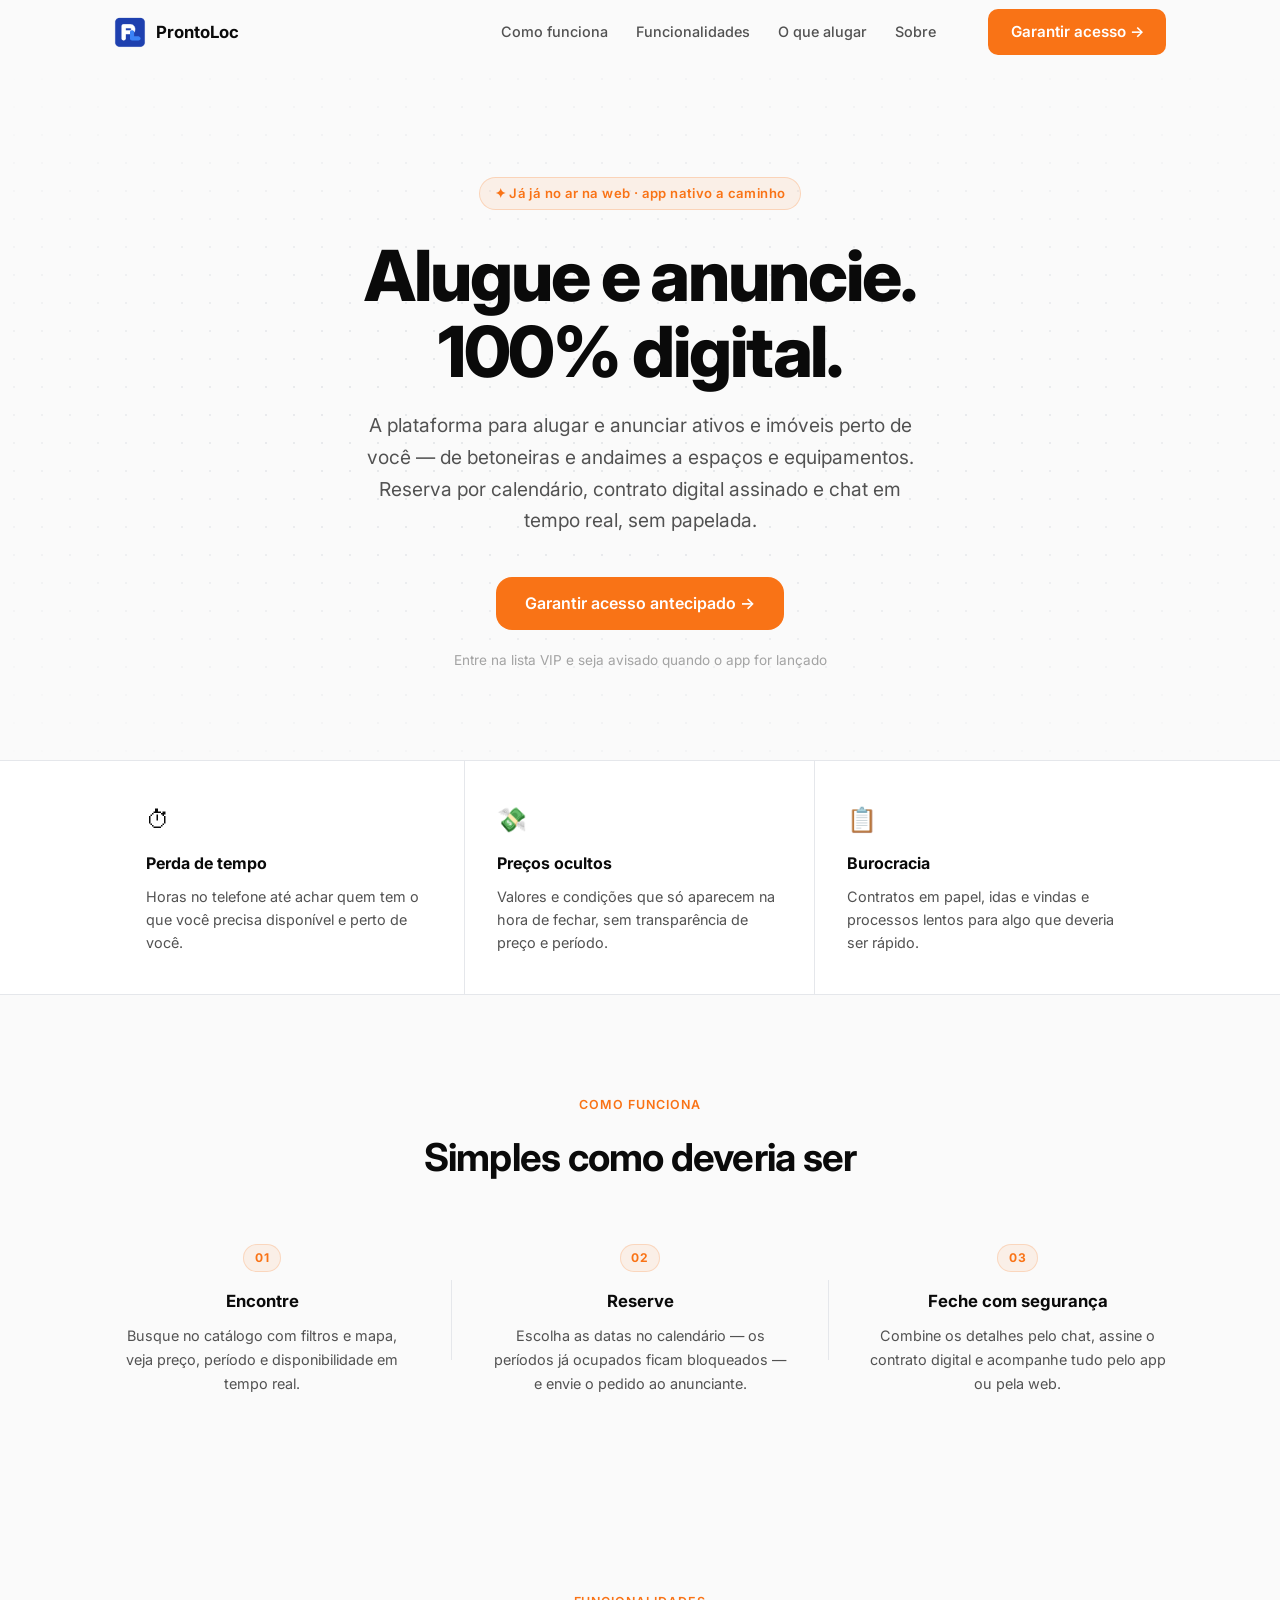
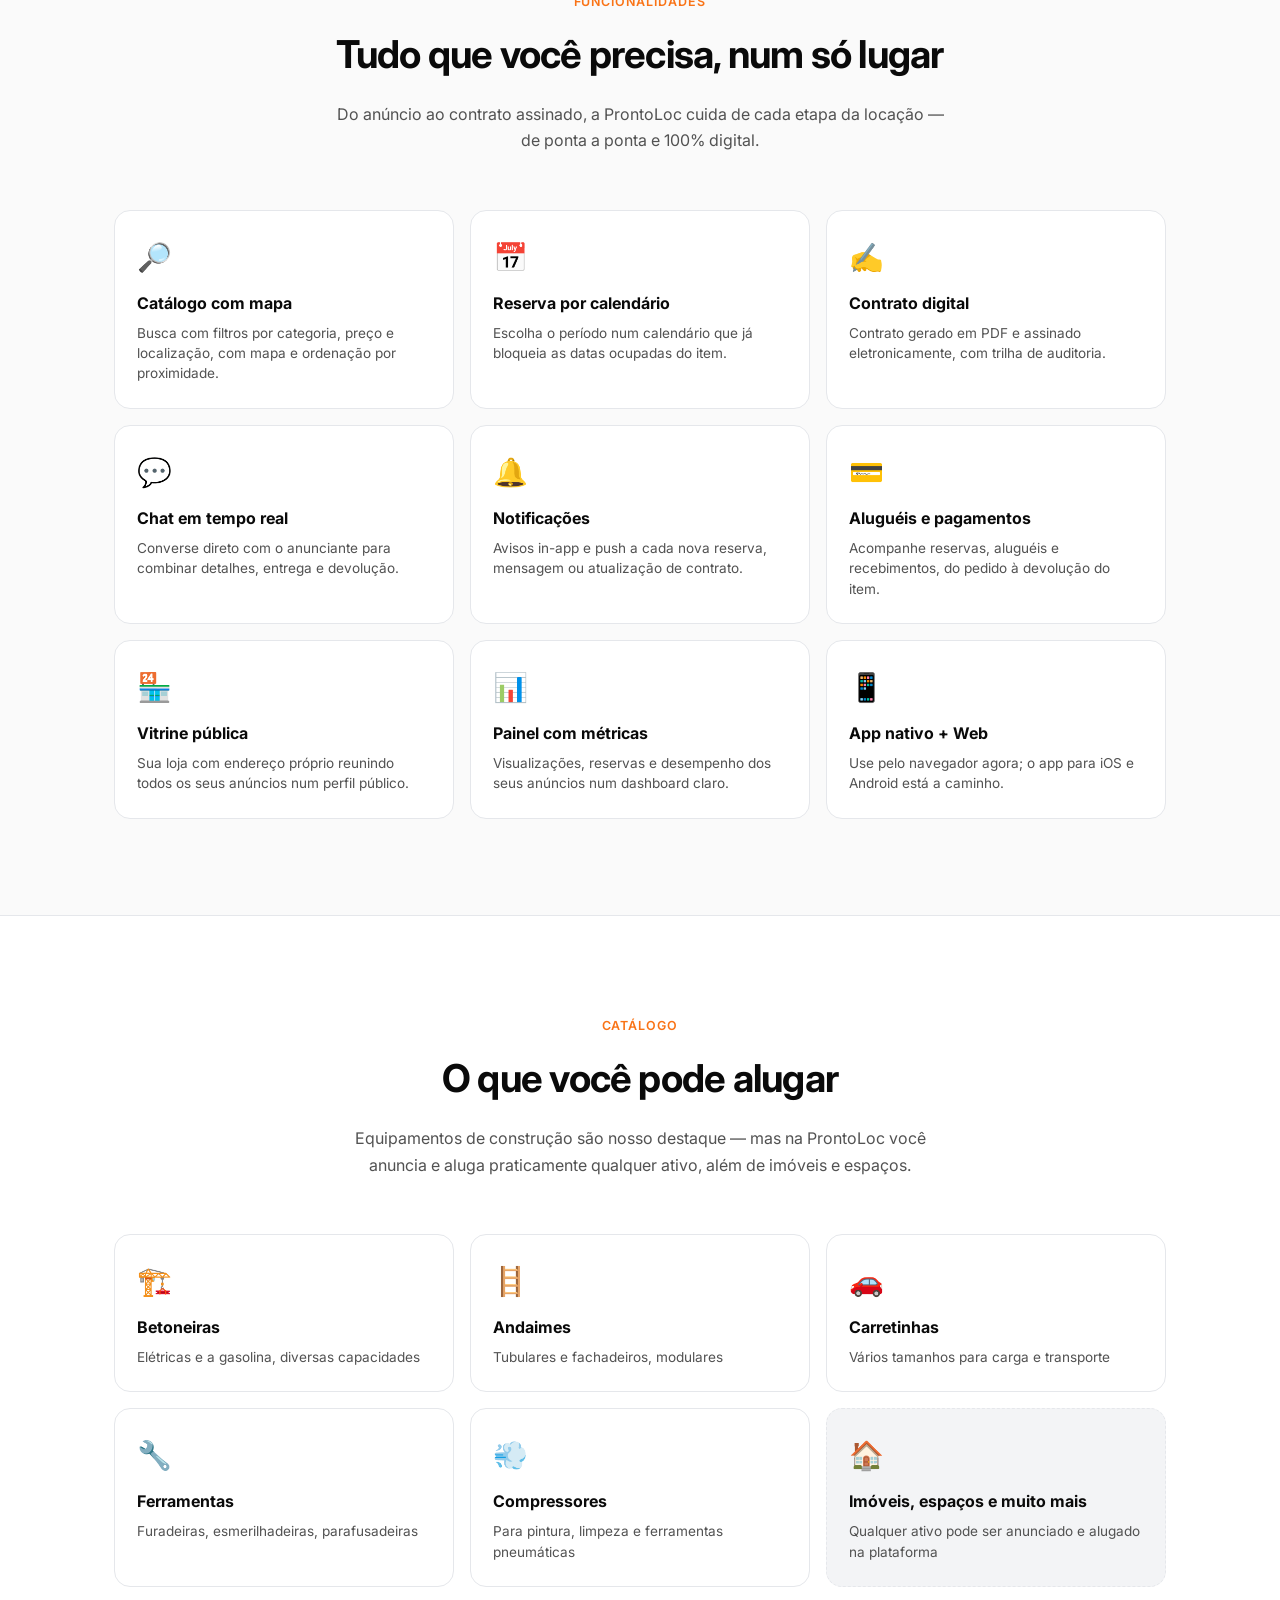
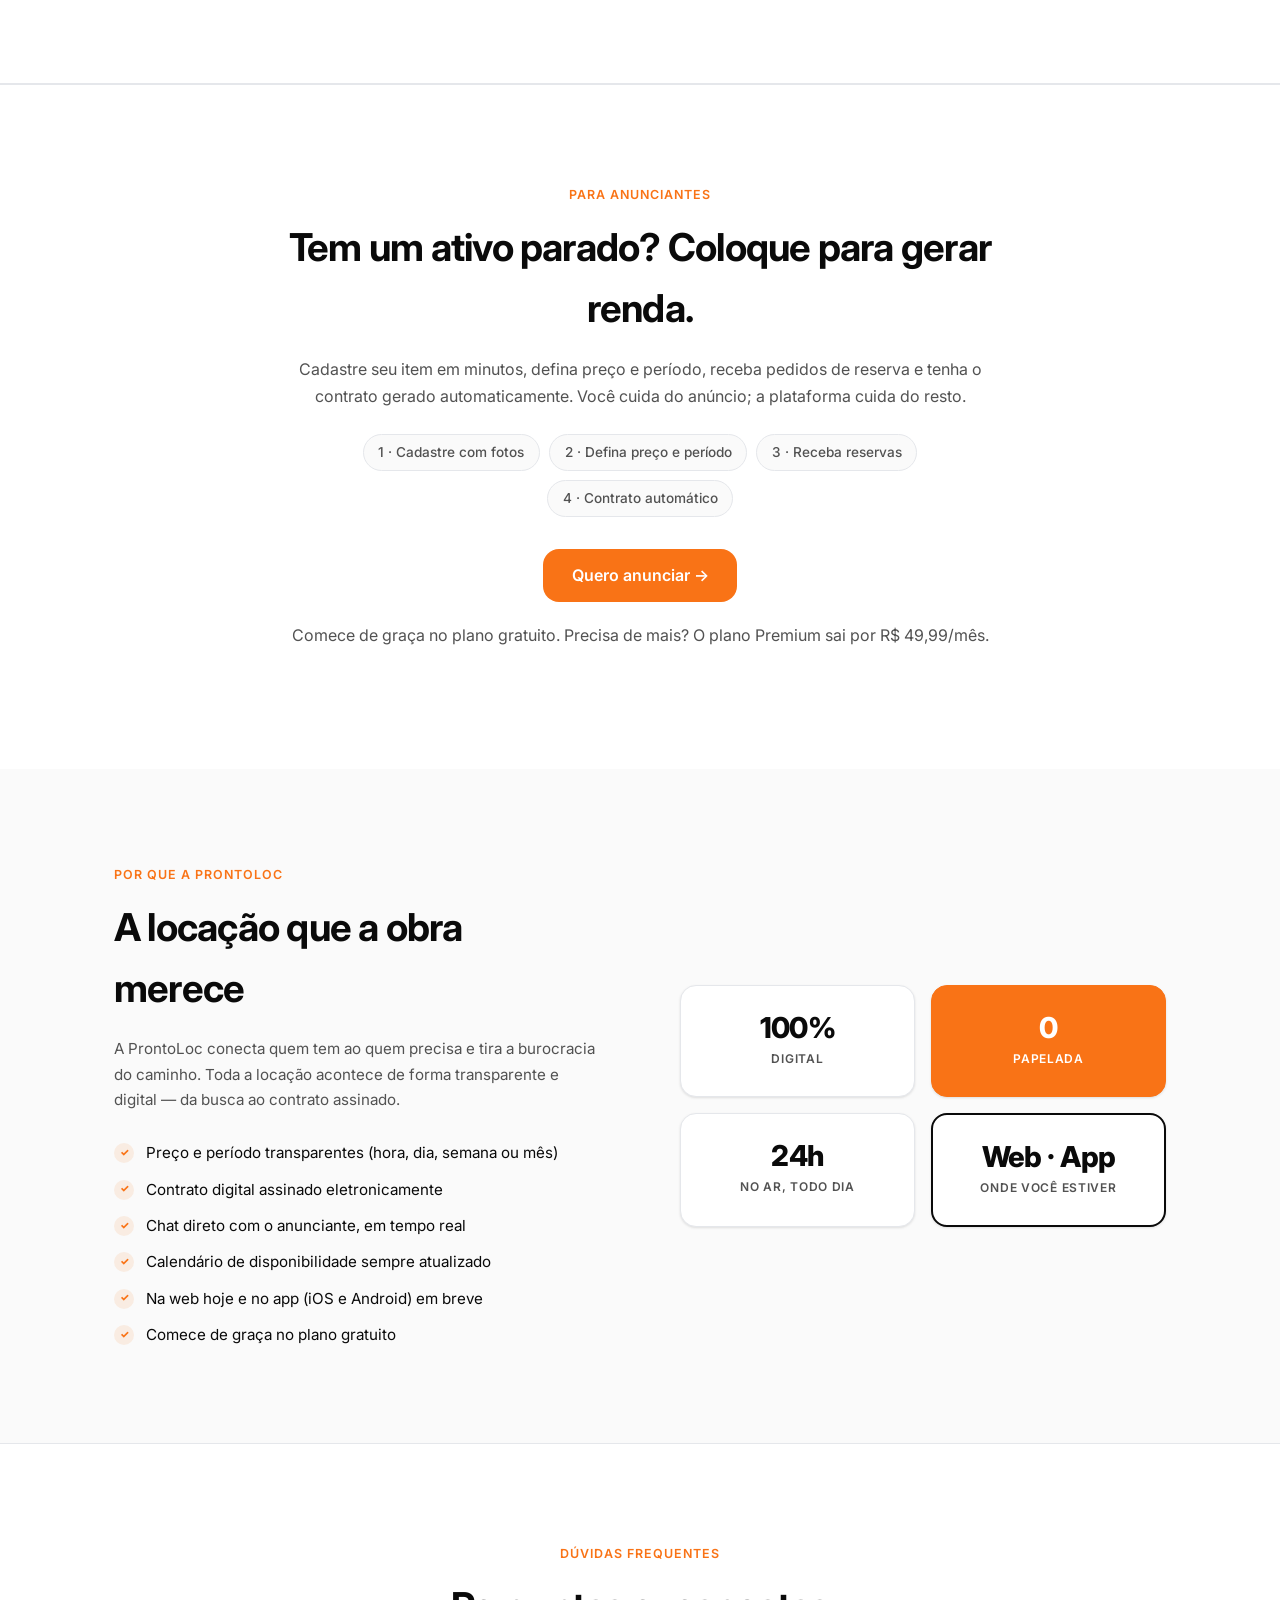
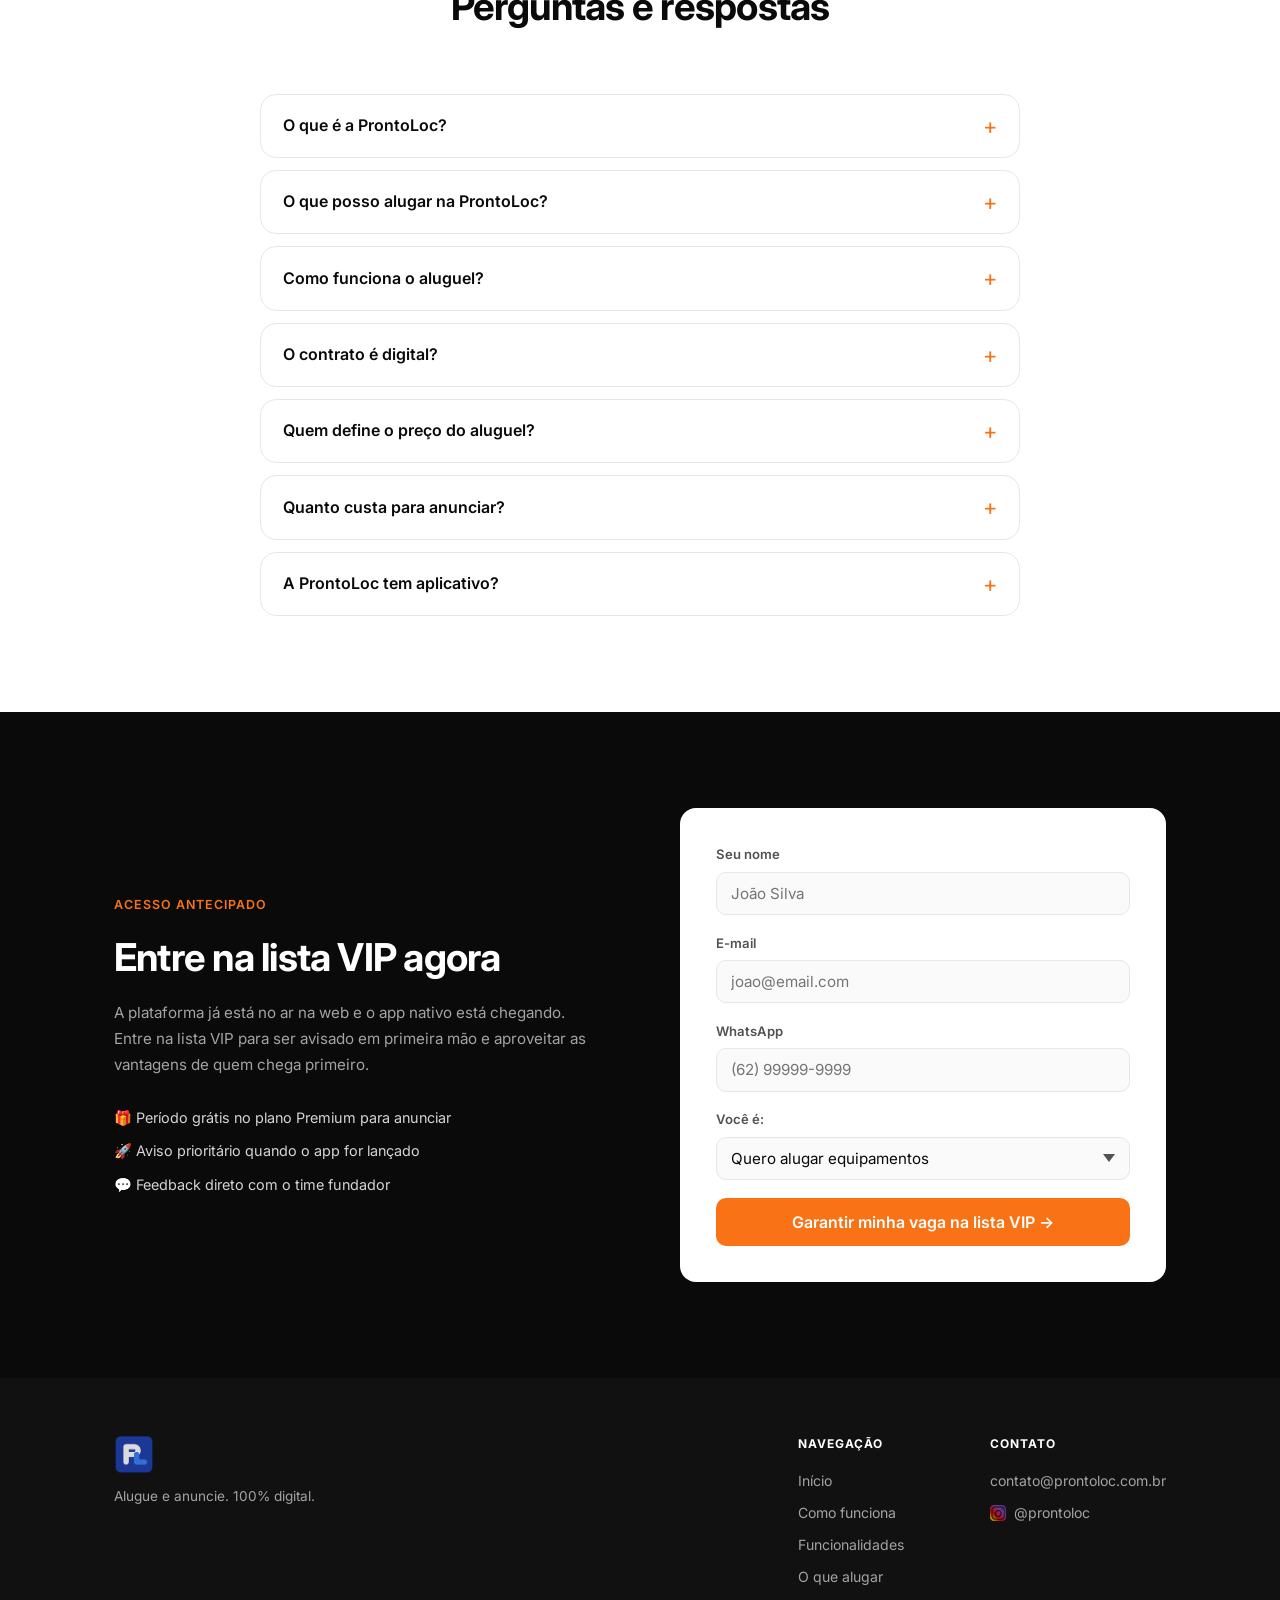
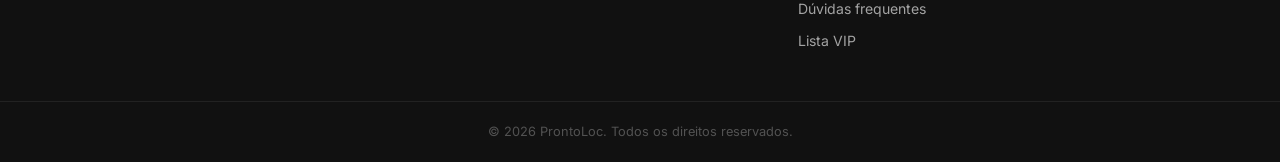
<file: index.html>
<!doctype html>
<html lang="pt-br">
  <head>
    <meta charset="UTF-8" />
    <meta name="viewport" content="width=device-width, initial-scale=1.0" />
    <meta
      name="description"
      content="ProntoLoc — Plataforma 100% digital para alugar e anunciar ativos e imóveis. Catálogo com mapa, reserva por calendário, contrato digital assinado e chat em tempo real. Disponível na web e no app."
    />
    <meta
      name="keywords"
      content="aluguel de ativos, locação de imóveis, marketplace de locação, contrato digital, locação equipamentos construção, aluguel betoneira, andaime, carretinha, ProntoLoc"
    />
    <meta name="author" content="ProntoLoc" />
    <meta name="robots" content="index, follow, max-image-preview:large" />
    <meta name="theme-color" content="#F97316" />
    <link rel="canonical" href="https://prontoloc.com.br/" />

    <!-- Open Graph -->
    <meta property="og:site_name" content="ProntoLoc" />
    <meta property="og:locale" content="pt_BR" />
    <meta property="og:type" content="website" />
    <meta property="og:url" content="https://prontoloc.com.br/" />
    <meta
      property="og:title"
      content="ProntoLoc — Alugue e anuncie. 100% digital."
    />
    <meta
      property="og:description"
      content="Plataforma para alugar e anunciar ativos e imóveis: catálogo com mapa, reserva por calendário, contrato digital assinado e chat em tempo real."
    />
    <meta property="og:image" content="https://prontoloc.com.br/assets/Logo.png" />
    <meta property="og:image:alt" content="ProntoLoc — plataforma de aluguel de ativos e imóveis" />

    <!-- Twitter Card -->
    <meta name="twitter:card" content="summary_large_image" />
    <meta
      name="twitter:title"
      content="ProntoLoc — Alugue e anuncie. 100% digital."
    />
    <meta
      name="twitter:description"
      content="Plataforma para alugar e anunciar ativos e imóveis: catálogo com mapa, reserva por calendário, contrato digital assinado e chat em tempo real."
    />
    <meta name="twitter:image" content="https://prontoloc.com.br/assets/Logo.png" />

    <link rel="stylesheet" href="style.css" />
    <link rel="shortcut icon" href="./assets/Logo.png" type="image/x-icon" />
    <link rel="preconnect" href="https://fonts.googleapis.com" />
    <link rel="preconnect" href="https://fonts.gstatic.com" crossorigin />
    <link
      href="https://fonts.googleapis.com/css2?family=Inter:wght@300;400;500;600;700;800&display=swap"
      rel="stylesheet"
    />
    <title>ProntoLoc — Alugue e anuncie. 100% digital.</title>

    <!-- Dados estruturados (Schema.org / JSON-LD) -->
    <script type="application/ld+json">
      {
        "@context": "https://schema.org",
        "@graph": [
          {
            "@type": "Organization",
            "@id": "https://prontoloc.com.br/#organization",
            "name": "ProntoLoc",
            "url": "https://prontoloc.com.br/",
            "logo": "https://prontoloc.com.br/assets/Logo.png",
            "email": "contato@prontoloc.com.br",
            "description": "Plataforma 100% digital para alugar e anunciar ativos e imóveis, com catálogo, reserva por calendário, contrato digital assinado e chat em tempo real.",
            "sameAs": ["https://instagram.com/prontoloc"]
          },
          {
            "@type": "WebSite",
            "@id": "https://prontoloc.com.br/#website",
            "url": "https://prontoloc.com.br/",
            "name": "ProntoLoc",
            "inLanguage": "pt-BR",
            "publisher": { "@id": "https://prontoloc.com.br/#organization" }
          },
          {
            "@type": "FAQPage",
            "mainEntity": [
              {
                "@type": "Question",
                "name": "O que é a ProntoLoc?",
                "acceptedAnswer": {
                  "@type": "Answer",
                  "text": "A ProntoLoc é uma plataforma 100% digital para alugar e anunciar ativos e imóveis, conectando quem tem ao quem precisa, sem burocracia."
                }
              },
              {
                "@type": "Question",
                "name": "O que posso alugar na ProntoLoc?",
                "acceptedAnswer": {
                  "@type": "Answer",
                  "text": "De equipamentos de construção — como betoneiras, andaimes, carretinhas e ferramentas — a imóveis, espaços e praticamente qualquer ativo que possa ser alugado."
                }
              },
              {
                "@type": "Question",
                "name": "Como funciona o aluguel?",
                "acceptedAnswer": {
                  "@type": "Answer",
                  "text": "Você encontra o item no catálogo, reserva o período pelo calendário, combina os detalhes pelo chat e assina o contrato digital. Tudo acompanhado pela web ou pelo app."
                }
              },
              {
                "@type": "Question",
                "name": "O contrato é digital?",
                "acceptedAnswer": {
                  "@type": "Answer",
                  "text": "Sim. O contrato é gerado em PDF e assinado eletronicamente pelas partes, com trilha de auditoria de cada assinatura."
                }
              },
              {
                "@type": "Question",
                "name": "Quem define o preço do aluguel?",
                "acceptedAnswer": {
                  "@type": "Answer",
                  "text": "O preço e o período (hora, dia, semana ou mês) são definidos pelo próprio anunciante de cada item."
                }
              },
              {
                "@type": "Question",
                "name": "Quanto custa para anunciar?",
                "acceptedAnswer": {
                  "@type": "Answer",
                  "text": "Você começa de graça no plano gratuito. Para quem precisa de mais, o plano Premium custa R$ 49,99 por mês."
                }
              },
              {
                "@type": "Question",
                "name": "A ProntoLoc tem aplicativo?",
                "acceptedAnswer": {
                  "@type": "Answer",
                  "text": "A plataforma já está disponível na web e o app nativo para iOS e Android está a caminho. Entre na lista VIP para ser avisado no lançamento."
                }
              }
            ]
          }
        ]
      }
    </script>
  </head>
  <body>
    <!-- HEADER -->
    <header id="header">
      <div class="container header-inner">
        <a href="#inicio" class="header-logo">
          <img src="./assets/Logo.png" alt="ProntoLoc" />
          <span>ProntoLoc</span>
        </a>
        <nav class="header-nav" id="nav">
          <a href="#como-funciona">Como funciona</a>
          <a href="#funcionalidades">Funcionalidades</a>
          <a href="#servicos">O que alugar</a>
          <a href="#sobre">Sobre</a>
          <a href="#vip" class="nav-cta-mobile">Garantir acesso →</a>
        </nav>
        <a href="#vip" class="btn btn-primary header-cta">Garantir acesso →</a>
        <button class="nav-toggle" id="nav-toggle" aria-label="Abrir menu">
          <span></span><span></span><span></span>
        </button>
      </div>
    </header>

    <main>
      <!-- HERO -->
      <section id="inicio" class="hero">
        <div class="hero-grid-bg"></div>
        <div class="container hero-inner">
          <div class="hero-badge">✦ Já já no ar na web · app nativo a caminho</div>
          <h1 class="hero-title">Alugue e anuncie.<br />100% digital.</h1>
          <p class="hero-sub">
            A plataforma para alugar e anunciar ativos e imóveis perto de você —
            de betoneiras e andaimes a espaços e equipamentos. Reserva por
            calendário, contrato digital assinado e chat em tempo real, sem
            papelada.
          </p>
          <div class="hero-actions">
            <a href="#vip" class="btn btn-primary btn-lg"
              >Garantir acesso antecipado →</a
            >
          </div>
          <p class="hero-social-proof">
            Entre na lista VIP e seja avisado quando o app for lançado
          </p>
        </div>
      </section>

      <!-- DORES DO CLIENTE -->
      <section class="pain-section">
        <div class="container">
          <div class="pain-grid">
            <div class="pain-card reveal">
              <div class="pain-icon">⏱</div>
              <h3>Perda de tempo</h3>
              <p>
                Horas no telefone até achar quem tem o que você precisa
                disponível e perto de você.
              </p>
            </div>
            <div class="pain-card reveal">
              <div class="pain-icon">💸</div>
              <h3>Preços ocultos</h3>
              <p>
                Valores e condições que só aparecem na hora de fechar, sem
                transparência de preço e período.
              </p>
            </div>
            <div class="pain-card reveal">
              <div class="pain-icon">📋</div>
              <h3>Burocracia</h3>
              <p>
                Contratos em papel, idas e vindas e processos lentos para algo
                que deveria ser rápido.
              </p>
            </div>
          </div>
        </div>
      </section>

      <!-- COMO FUNCIONA -->
      <section id="como-funciona" class="how-section">
        <div class="container">
          <div class="section-header">
            <span class="section-label">Como funciona</span>
            <h2>Simples como deveria ser</h2>
          </div>
          <div class="steps-grid">
            <div class="step reveal">
              <div class="step-number">01</div>
              <h3>Encontre</h3>
              <p>
                Busque no catálogo com filtros e mapa, veja preço, período e
                disponibilidade em tempo real.
              </p>
            </div>
            <div class="step-divider"></div>
            <div class="step reveal">
              <div class="step-number">02</div>
              <h3>Reserve</h3>
              <p>
                Escolha as datas no calendário — os períodos já ocupados ficam
                bloqueados — e envie o pedido ao anunciante.
              </p>
            </div>
            <div class="step-divider"></div>
            <div class="step reveal">
              <div class="step-number">03</div>
              <h3>Feche com segurança</h3>
              <p>
                Combine os detalhes pelo chat, assine o contrato digital e
                acompanhe tudo pelo app ou pela web.
              </p>
            </div>
          </div>
        </div>
      </section>

      <!-- FUNCIONALIDADES -->
      <section id="funcionalidades" class="features-section">
        <div class="container">
          <div class="section-header">
            <span class="section-label">Funcionalidades</span>
            <h2>Tudo que você precisa, num só lugar</h2>
            <p class="section-sub">
              Do anúncio ao contrato assinado, a ProntoLoc cuida de cada etapa da
              locação — de ponta a ponta e 100% digital.
            </p>
          </div>
          <div class="services-grid">
            <div class="service-item reveal">
              <div class="service-icon">🔎</div>
              <h3>Catálogo com mapa</h3>
              <p>
                Busca com filtros por categoria, preço e localização, com mapa e
                ordenação por proximidade.
              </p>
            </div>
            <div class="service-item reveal">
              <div class="service-icon">📅</div>
              <h3>Reserva por calendário</h3>
              <p>
                Escolha o período num calendário que já bloqueia as datas
                ocupadas do item.
              </p>
            </div>
            <div class="service-item reveal">
              <div class="service-icon">✍️</div>
              <h3>Contrato digital</h3>
              <p>
                Contrato gerado em PDF e assinado eletronicamente, com trilha de
                auditoria.
              </p>
            </div>
            <div class="service-item reveal">
              <div class="service-icon">💬</div>
              <h3>Chat em tempo real</h3>
              <p>
                Converse direto com o anunciante para combinar detalhes, entrega
                e devolução.
              </p>
            </div>
            <div class="service-item reveal">
              <div class="service-icon">🔔</div>
              <h3>Notificações</h3>
              <p>
                Avisos in-app e push a cada nova reserva, mensagem ou atualização
                de contrato.
              </p>
            </div>
            <div class="service-item reveal">
              <div class="service-icon">💳</div>
              <h3>Aluguéis e pagamentos</h3>
              <p>
                Acompanhe reservas, aluguéis e recebimentos, do pedido à
                devolução do item.
              </p>
            </div>
            <div class="service-item reveal">
              <div class="service-icon">🏪</div>
              <h3>Vitrine pública</h3>
              <p>
                Sua loja com endereço próprio reunindo todos os seus anúncios num
                perfil público.
              </p>
            </div>
            <div class="service-item reveal">
              <div class="service-icon">📊</div>
              <h3>Painel com métricas</h3>
              <p>
                Visualizações, reservas e desempenho dos seus anúncios num
                dashboard claro.
              </p>
            </div>
            <div class="service-item reveal">
              <div class="service-icon">📱</div>
              <h3>App nativo + Web</h3>
              <p>
                Use pelo navegador agora; o app para iOS e Android está a
                caminho.
              </p>
            </div>
          </div>
        </div>
      </section>

      <!-- CATÁLOGO / SERVIÇOS -->
      <section id="servicos" class="services-section">
        <div class="container">
          <div class="section-header">
            <span class="section-label">Catálogo</span>
            <h2>O que você pode alugar</h2>
            <p class="section-sub">
              Equipamentos de construção são nosso destaque — mas na ProntoLoc
              você anuncia e aluga praticamente qualquer ativo, além de imóveis e
              espaços.
            </p>
          </div>
          <div class="services-grid">
            <div class="service-item reveal">
              <div class="service-icon">🏗️</div>
              <h3>Betoneiras</h3>
              <p>Elétricas e a gasolina, diversas capacidades</p>
            </div>
            <div class="service-item reveal">
              <div class="service-icon">🪜</div>
              <h3>Andaimes</h3>
              <p>Tubulares e fachadeiros, modulares</p>
            </div>
            <div class="service-item reveal">
              <div class="service-icon">🚗</div>
              <h3>Carretinhas</h3>
              <p>Vários tamanhos para carga e transporte</p>
            </div>
            <div class="service-item reveal">
              <div class="service-icon">🔧</div>
              <h3>Ferramentas</h3>
              <p>Furadeiras, esmerilhadeiras, parafusadeiras</p>
            </div>
            <div class="service-item reveal">
              <div class="service-icon">💨</div>
              <h3>Compressores</h3>
              <p>Para pintura, limpeza e ferramentas pneumáticas</p>
            </div>
            <div class="service-item service-item--more reveal">
              <div class="service-icon">🏠</div>
              <h3>Imóveis, espaços e muito mais</h3>
              <p>Qualquer ativo pode ser anunciado e alugado na plataforma</p>
            </div>
          </div>
        </div>
      </section>

      <!-- PARA ANUNCIANTES -->
      <section class="host-section">
        <div class="container">
          <div class="host-inner reveal">
            <span class="section-label">Para anunciantes</span>
            <h2>Tem um ativo parado? Coloque para gerar renda.</h2>
            <p>
              Cadastre seu item em minutos, defina preço e período, receba
              pedidos de reserva e tenha o contrato gerado automaticamente. Você
              cuida do anúncio; a plataforma cuida do resto.
            </p>
            <div class="host-steps">
              <span>1 · Cadastre com fotos</span>
              <span>2 · Defina preço e período</span>
              <span>3 · Receba reservas</span>
              <span>4 · Contrato automático</span>
            </div>
            <a href="#vip" class="btn btn-primary btn-lg">Quero anunciar →</a>
            <p class="host-note">
              Comece de graça no plano gratuito. Precisa de mais? O plano Premium
              sai por R$ 49,99/mês.
            </p>
          </div>
        </div>
      </section>

      <!-- DIFERENCIAIS -->
      <section id="sobre" class="benefits-section">
        <div class="container benefits-inner reveal">
          <div class="benefits-text">
            <span class="section-label">Por que a ProntoLoc</span>
            <h2>A locação que a obra merece</h2>
            <p class="benefits-desc">
              A ProntoLoc conecta quem tem ao quem precisa e tira a burocracia do
              caminho. Toda a locação acontece de forma transparente e digital —
              da busca ao contrato assinado.
            </p>
            <ul class="benefits-list">
              <li>
                <span class="check">✓</span> Preço e período transparentes (hora,
                dia, semana ou mês)
              </li>
              <li>
                <span class="check">✓</span> Contrato digital assinado
                eletronicamente
              </li>
              <li>
                <span class="check">✓</span> Chat direto com o anunciante, em
                tempo real
              </li>
              <li>
                <span class="check">✓</span> Calendário de disponibilidade
                sempre atualizado
              </li>
              <li>
                <span class="check">✓</span> Na web hoje e no app (iOS e Android)
                em breve
              </li>
              <li>
                <span class="check">✓</span> Comece de graça no plano gratuito
              </li>
            </ul>
          </div>
          <div class="benefits-visual">
            <div class="stat-card">
              <div class="stat-number">100%</div>
              <div class="stat-label">digital</div>
            </div>
            <div class="stat-card stat-card--accent">
              <div class="stat-number">0</div>
              <div class="stat-label">papelada</div>
            </div>
            <div class="stat-card">
              <div class="stat-number">24h</div>
              <div class="stat-label">no ar, todo dia</div>
            </div>
            <div class="stat-card stat-card--outline">
              <div class="stat-number">Web · App</div>
              <div class="stat-label">onde você estiver</div>
            </div>
          </div>
        </div>
      </section>

      <!-- FAQ -->
      <section id="faq" class="faq-section">
        <div class="container">
          <div class="section-header">
            <span class="section-label">Dúvidas frequentes</span>
            <h2>Perguntas e respostas</h2>
          </div>
          <div class="faq-list">
            <details class="faq-item reveal">
              <summary>O que é a ProntoLoc?</summary>
              <p>
                A ProntoLoc é uma plataforma 100% digital para alugar e anunciar
                ferramentas, equipamentos e imóveis, conectando quem tem ao quem precisa, sem
                burocracia.
              </p>
            </details>
            <details class="faq-item reveal">
              <summary>O que posso alugar na ProntoLoc?</summary>
              <p>
                De equipamentos de construção — como betoneiras, andaimes,
                carretinhas e ferramentas — a imóveis, espaços e praticamente
                qualquer ativo que possa ser alugado.
              </p>
            </details>
            <details class="faq-item reveal">
              <summary>Como funciona o aluguel?</summary>
              <p>
                Você encontra o item no catálogo, reserva o período pelo
                calendário, combina os detalhes pelo chat e assina o contrato
                digital. Tudo acompanhado pela web ou pelo app.
              </p>
            </details>
            <details class="faq-item reveal">
              <summary>O contrato é digital?</summary>
              <p>
                Sim. O contrato é gerado em PDF e assinado eletronicamente pelas
                partes, com trilha de auditoria de cada assinatura.
              </p>
            </details>
            <details class="faq-item reveal">
              <summary>Quem define o preço do aluguel?</summary>
              <p>
                O preço e o período (hora, dia, semana ou mês) são definidos pelo
                próprio anunciante de cada item.
              </p>
            </details>
            <details class="faq-item reveal">
              <summary>Quanto custa para anunciar?</summary>
              <p>
                Você começa de graça no plano gratuito. Para quem precisa de mais,
                o plano Premium custa R$ 49,99 por mês.
              </p>
            </details>
            <details class="faq-item reveal">
              <summary>A ProntoLoc tem aplicativo?</summary>
              <p>
                A plataforma já está disponível na web e o app nativo para iOS e
                Android está a caminho. Entre na lista VIP para ser avisado no
                lançamento.
              </p>
            </details>
          </div>
        </div>
      </section>

      <!-- LISTA VIP -->
      <section id="vip" class="vip-section">
        <div class="container">
          <div class="vip-inner reveal">
            <div class="vip-text">
              <span class="section-label">Acesso antecipado</span>
              <h2>Entre na lista VIP agora</h2>
              <p>
                A plataforma já está no ar na web e o app nativo está chegando.
                Entre na lista VIP para ser avisado em primeira mão e aproveitar
                as vantagens de quem chega primeiro.
              </p>
              <ul class="vip-perks">
                <li>🎁 Período grátis no plano Premium para anunciar</li>
                <li>🚀 Aviso prioritário quando o app for lançado</li>
                <li>💬 Feedback direto com o time fundador</li>
              </ul>
            </div>
            <div class="vip-form-wrap">
              <form
                action="https://formbold.com/s/obvBN"
                method="POST"
                class="vip-form"
              >
                <div class="form-field">
                  <label for="vip-name">Seu nome</label>
                  <input
                    type="text"
                    id="vip-name"
                    name="name"
                    placeholder="João Silva"
                    required
                  />
                </div>
                <div class="form-field">
                  <label for="vip-email">E-mail</label>
                  <input
                    type="email"
                    id="vip-email"
                    name="email"
                    placeholder="joao@email.com"
                    required
                  />
                </div>
                <div class="form-field">
                  <label for="vip-phone">WhatsApp</label>
                  <input
                    type="tel"
                    id="vip-phone"
                    name="phone"
                    placeholder="(62) 99999-9999"
                  />
                </div>
                <div class="form-field">
                  <label for="vip-profile">Você é:</label>
                  <select id="vip-profile" name="profile">
                    <option value="locatario">Quero alugar equipamentos</option>
                    <option value="locador">
                      Quero disponibilizar meus equipamentos
                    </option>
                  </select>
                </div>
                <button type="submit" class="btn btn-primary btn-full">
                  Garantir minha vaga na lista VIP →
                </button>
              </form>
            </div>
          </div>
        </div>
      </section>
    </main>

    <!-- FOOTER -->
    <footer class="footer">
      <div class="container footer-inner">
        <div class="footer-brand">
          <img src="./assets/Logo.png" alt="ProntoLoc" class="footer-logo" />
          <p>Alugue e anuncie. 100% digital.</p>
        </div>
        <div class="footer-cols">
          <div class="footer-col">
            <h4>Navegação</h4>
            <ul>
              <li><a href="#inicio">Início</a></li>
              <li><a href="#como-funciona">Como funciona</a></li>
              <li><a href="#funcionalidades">Funcionalidades</a></li>
              <li><a href="#servicos">O que alugar</a></li>
              <li><a href="#faq">Dúvidas frequentes</a></li>
              <li><a href="#vip">Lista VIP</a></li>
            </ul>
          </div>
          <div class="footer-col">
            <h4>Contato</h4>
            <ul>
              <li>contato@prontoloc.com.br</li>
              <li>
                <a
                  href="https://instagram.com/prontoloc"
                  target="_blank"
                  rel="noopener"
                >
                  <img
                    src="./assets/instagram.png"
                    alt=""
                    class="footer-insta"
                  />
                  @prontoloc
                </a>
              </li>
            </ul>
          </div>
        </div>
      </div>
      <div class="footer-bottom">
        <div class="container">
          <p>&copy; 2026 ProntoLoc. Todos os direitos reservados.</p>
        </div>
      </div>
    </footer>

    <script>
      // Mobile nav toggle
      const navToggle = document.getElementById("nav-toggle");
      const nav = document.getElementById("nav");
      navToggle.addEventListener("click", () => {
        nav.classList.toggle("nav--open");
        navToggle.classList.toggle("nav-toggle--open");
      });
      nav.querySelectorAll("a").forEach((link) => {
        link.addEventListener("click", () => {
          nav.classList.remove("nav--open");
          navToggle.classList.remove("nav-toggle--open");
        });
      });

      // Smooth scroll
      document.querySelectorAll('a[href^="#"]').forEach((anchor) => {
        anchor.addEventListener("click", function (e) {
          e.preventDefault();
          const target = document.querySelector(this.getAttribute("href"));
          if (target)
            target.scrollIntoView({ behavior: "smooth", block: "start" });
        });
      });

      // Header scroll shadow
      const header = document.getElementById("header");
      window.addEventListener("scroll", () => {
        header.classList.toggle("header--scrolled", window.scrollY > 40);
      });

      // Reveal on scroll
      const observer = new IntersectionObserver(
        (entries) => {
          entries.forEach((entry) => {
            if (entry.isIntersecting) {
              entry.target.classList.add("revealed");
              observer.unobserve(entry.target);
            }
          });
        },
        { threshold: 0.1 },
      );
      document
        .querySelectorAll(".reveal")
        .forEach((el) => observer.observe(el));
    </script>
  </body>
</html>
</file>
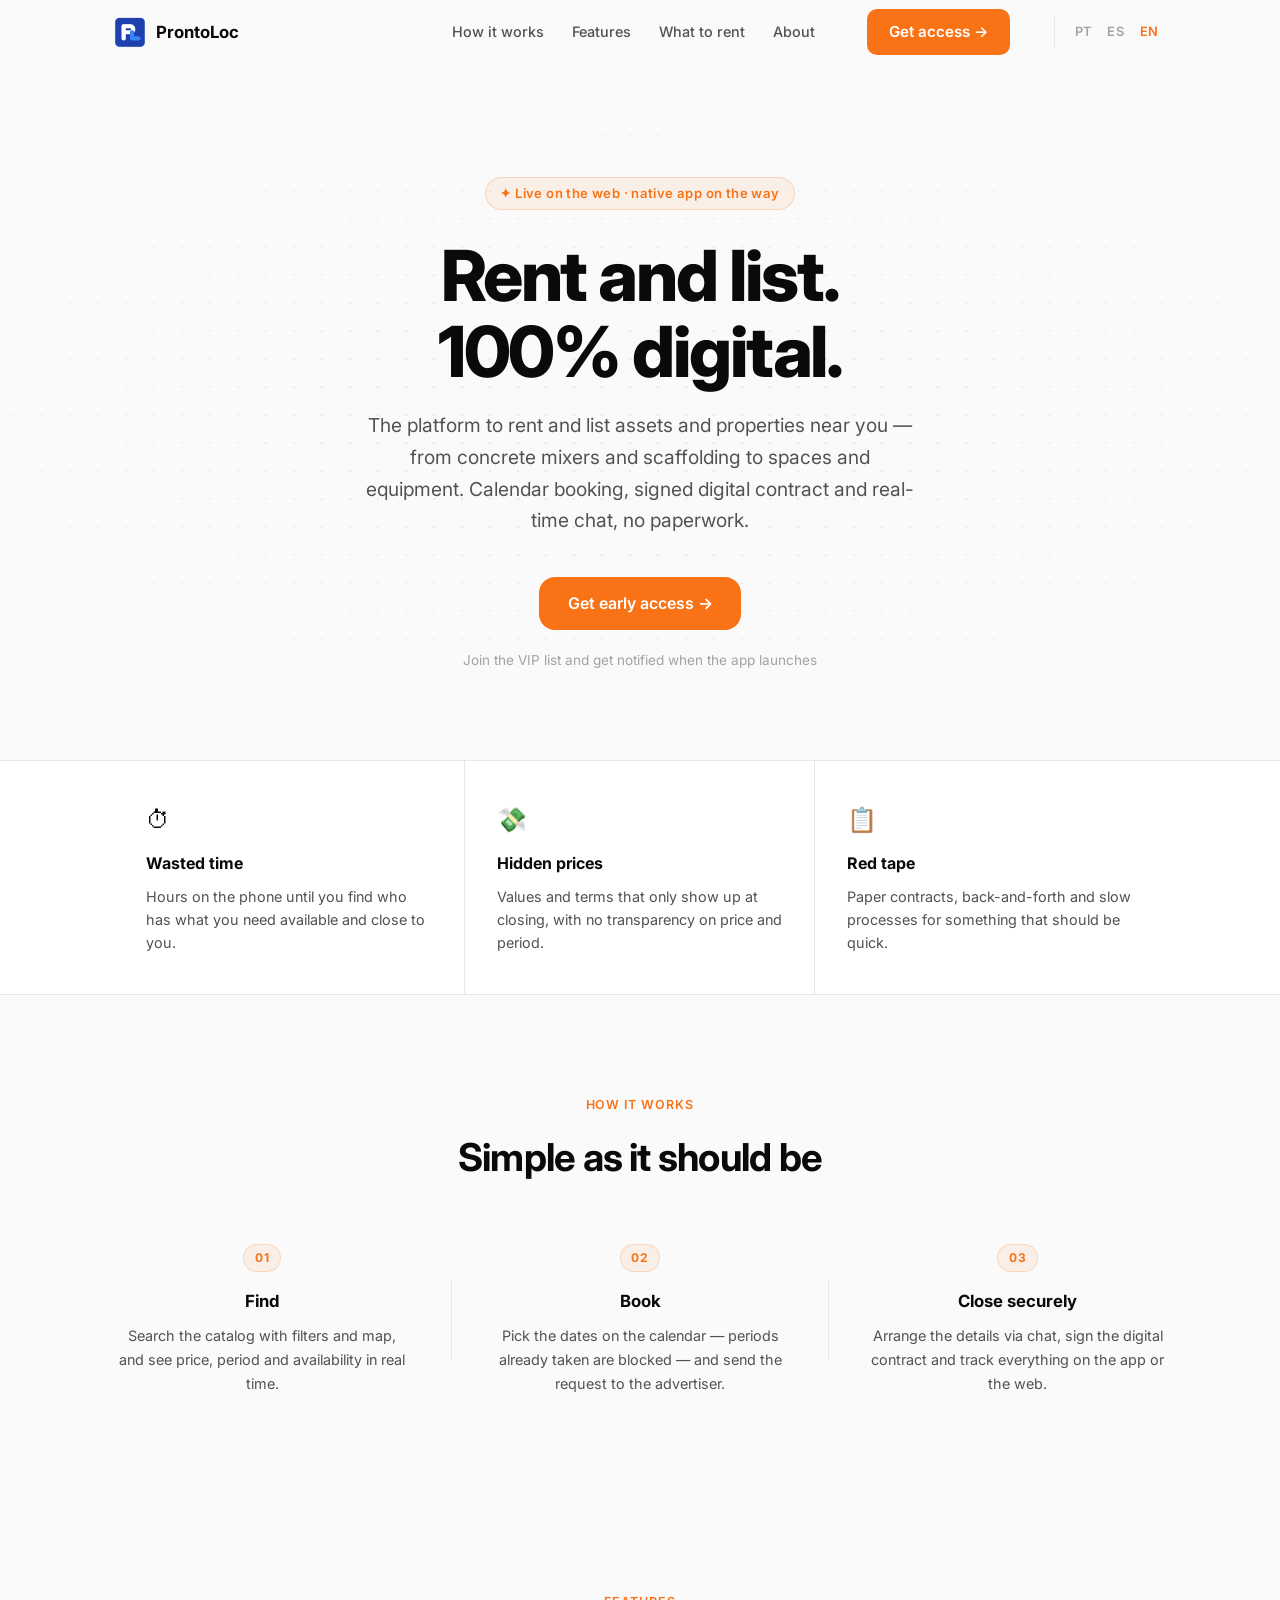
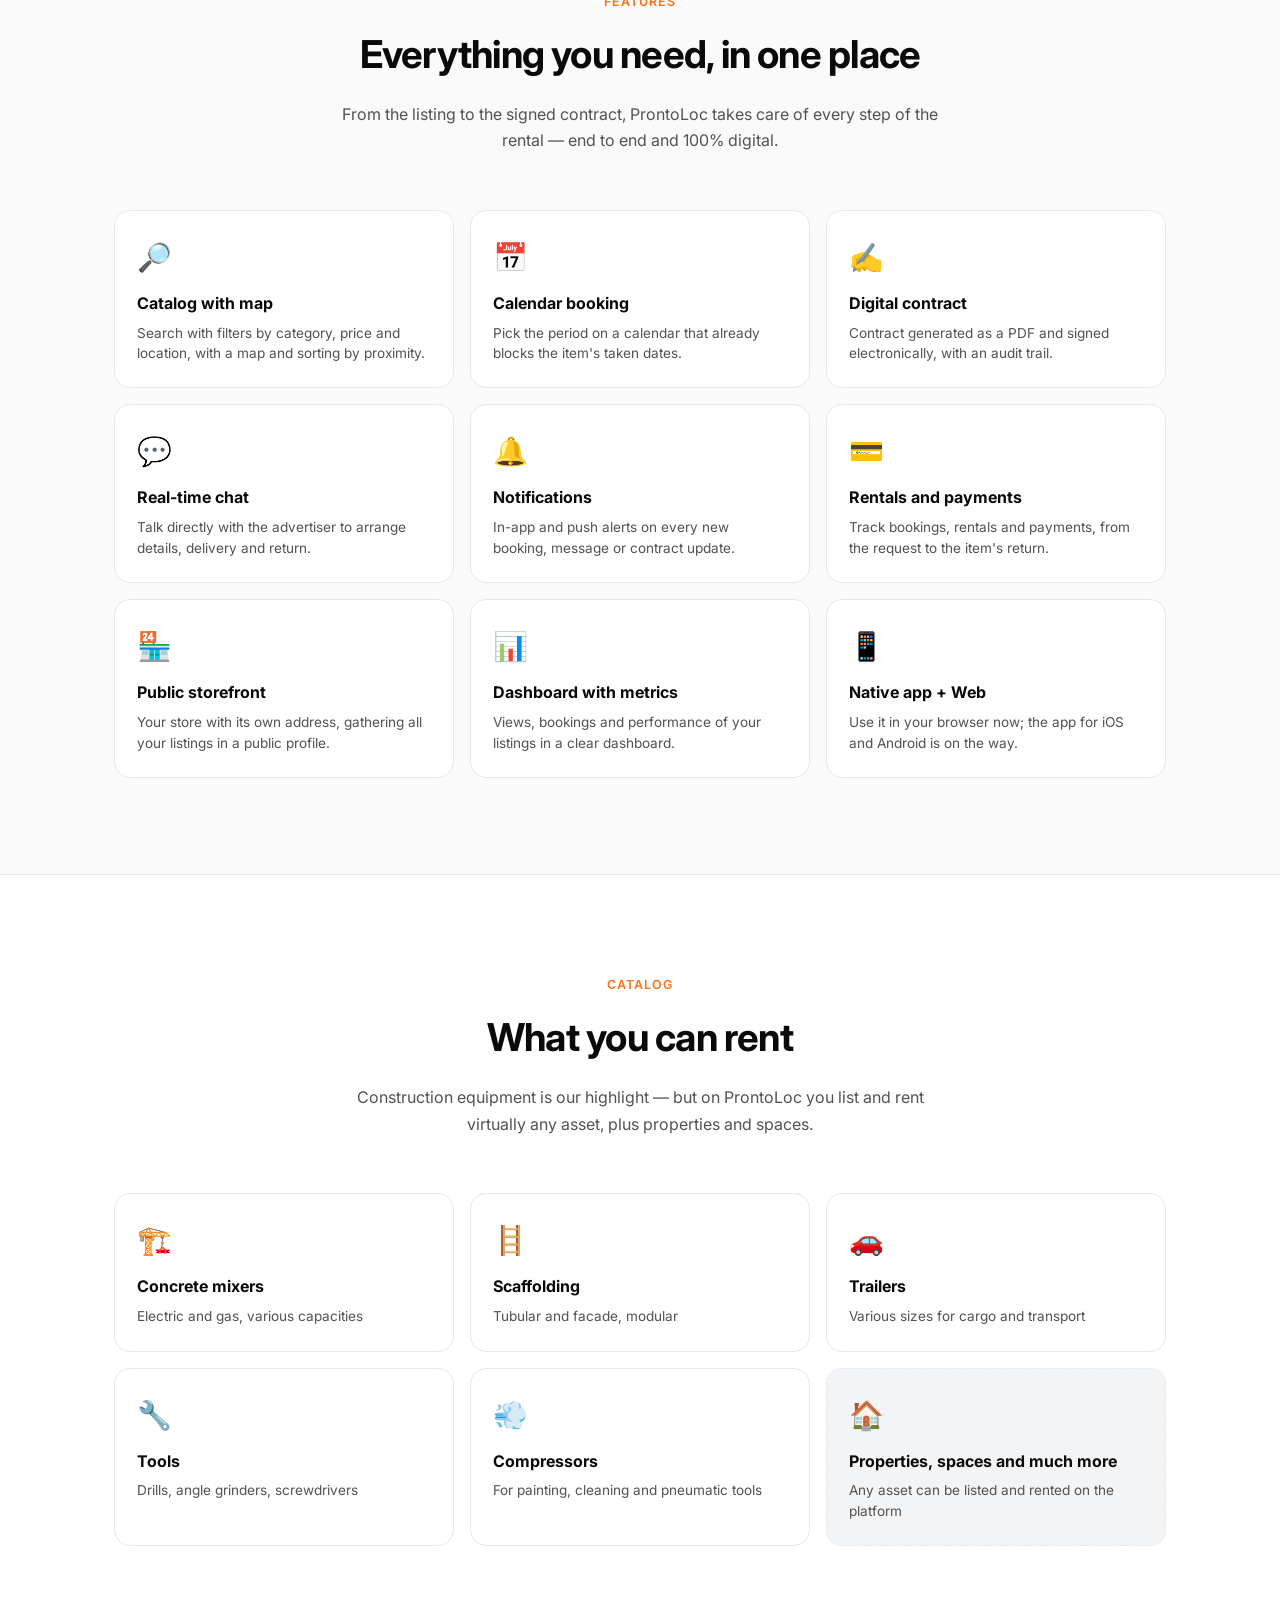
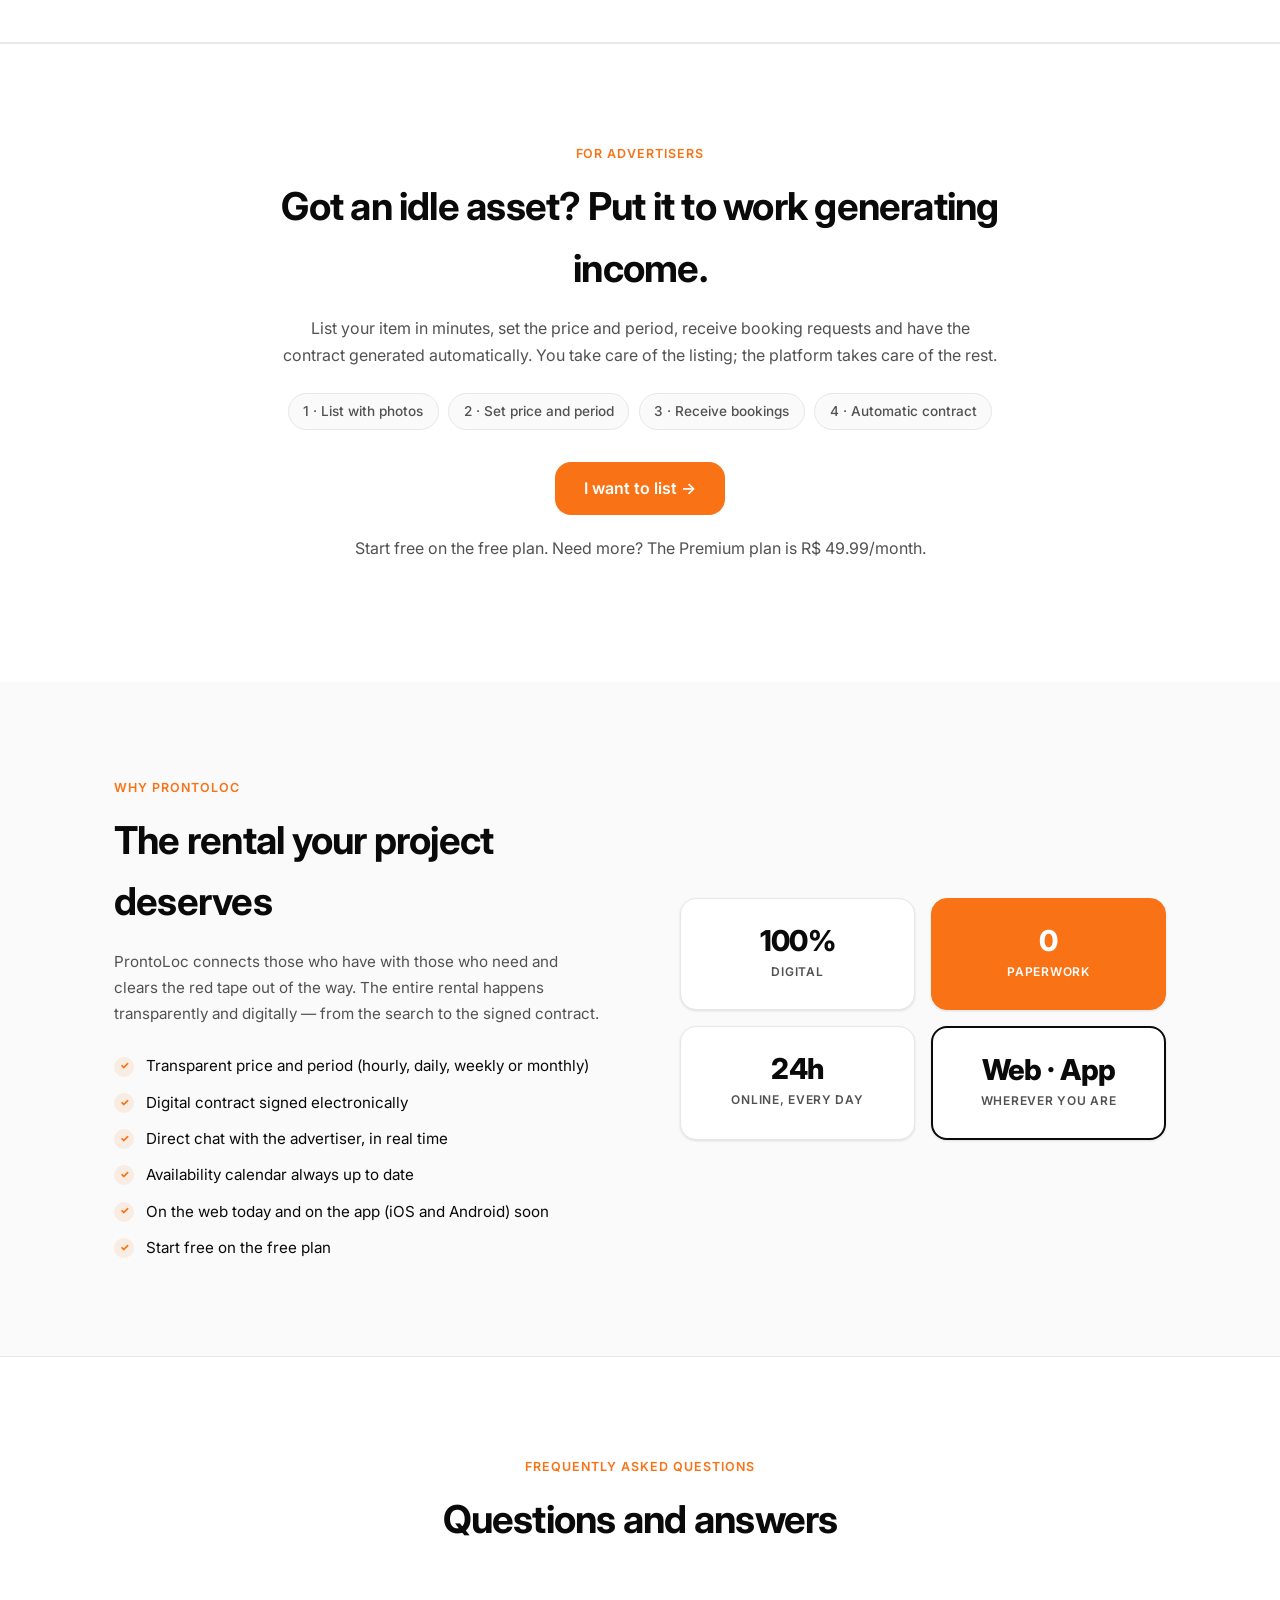
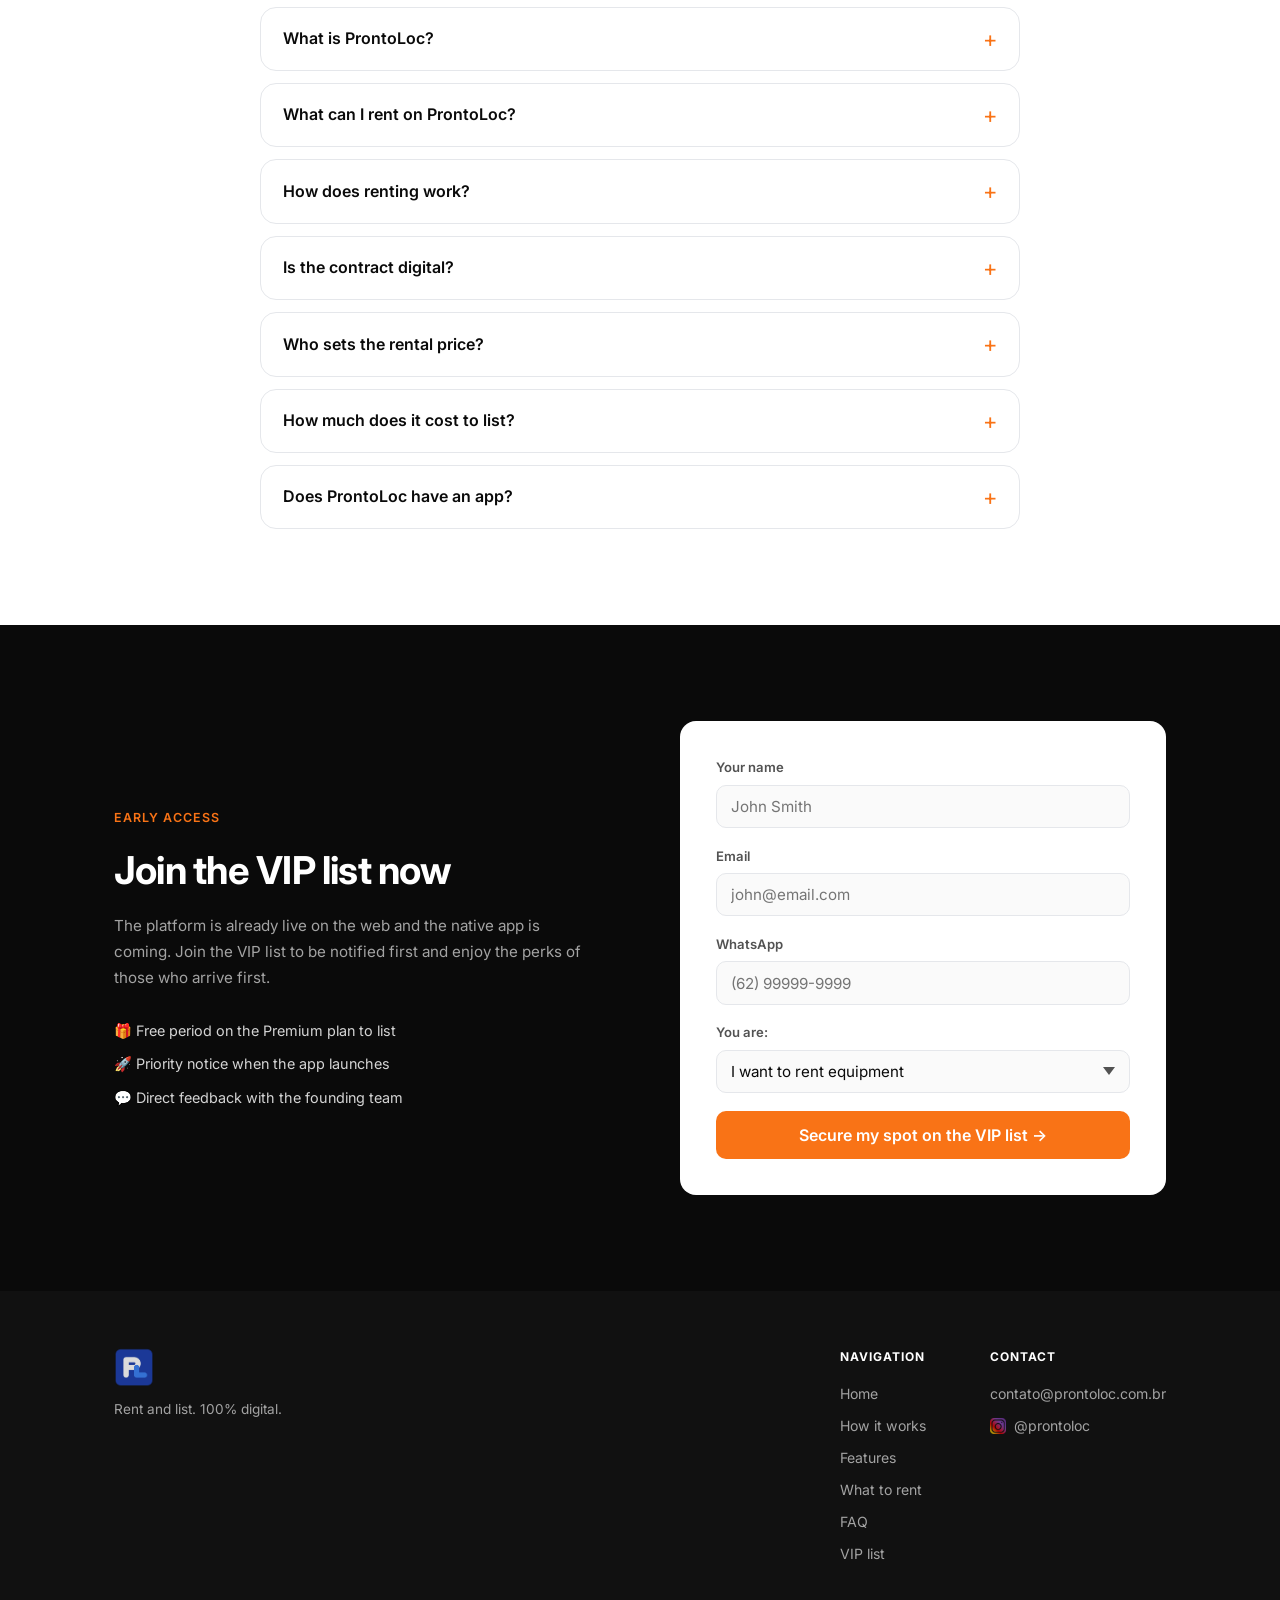
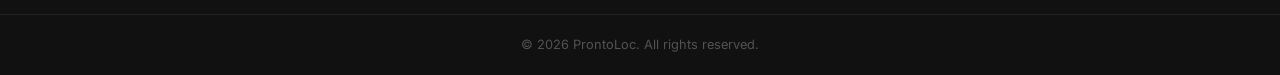
<file: en/index.html>
<!doctype html>
<html lang="en">
  <head>
    <meta charset="UTF-8" />
    <meta name="viewport" content="width=device-width, initial-scale=1.0" />
    <meta
      name="description"
      content="ProntoLoc — 100% digital platform to rent and list assets and properties. Catalog with map, calendar booking, signed digital contract and real-time chat. Available on the web and app."
    />
    <meta
      name="keywords"
      content="asset rental, property rental, rental marketplace, digital contract, construction equipment rental, concrete mixer rental, scaffolding, trailer, ProntoLoc"
    />
    <meta name="author" content="ProntoLoc" />
    <meta name="robots" content="index, follow, max-image-preview:large" />
    <meta name="theme-color" content="#F97316" />
    <link rel="canonical" href="https://prontoloc.com.br/en/" />

    <!-- Language alternates (hreflang) -->
    <link rel="alternate" hreflang="pt-BR" href="https://prontoloc.com.br/" />
    <link rel="alternate" hreflang="es" href="https://prontoloc.com.br/es/" />
    <link rel="alternate" hreflang="en" href="https://prontoloc.com.br/en/" />
    <link rel="alternate" hreflang="x-default" href="https://prontoloc.com.br/" />

    <!-- Open Graph -->
    <meta property="og:site_name" content="ProntoLoc" />
    <meta property="og:locale" content="en_US" />
    <meta property="og:type" content="website" />
    <meta property="og:url" content="https://prontoloc.com.br/en/" />
    <meta
      property="og:title"
      content="ProntoLoc — Rent and list. 100% digital."
    />
    <meta
      property="og:description"
      content="Platform to rent and list assets and properties: catalog with map, calendar booking, signed digital contract and real-time chat."
    />
    <meta property="og:image" content="https://prontoloc.com.br/assets/Logo.png" />
    <meta property="og:image:alt" content="ProntoLoc — asset and property rental platform" />

    <!-- Twitter Card -->
    <meta name="twitter:card" content="summary_large_image" />
    <meta
      name="twitter:title"
      content="ProntoLoc — Rent and list. 100% digital."
    />
    <meta
      name="twitter:description"
      content="Platform to rent and list assets and properties: catalog with map, calendar booking, signed digital contract and real-time chat."
    />
    <meta name="twitter:image" content="https://prontoloc.com.br/assets/Logo.png" />

    <link rel="stylesheet" href="/style.css" />
    <link rel="shortcut icon" href="/assets/Logo.png" type="image/x-icon" />
    <link rel="preconnect" href="https://fonts.googleapis.com" />
    <link rel="preconnect" href="https://fonts.gstatic.com" crossorigin />
    <link
      href="https://fonts.googleapis.com/css2?family=Inter:wght@300;400;500;600;700;800&display=swap"
      rel="stylesheet"
    />
    <title>ProntoLoc — Rent and list. 100% digital.</title>

    <!-- Structured data (Schema.org / JSON-LD) -->
    <script type="application/ld+json">
      {
        "@context": "https://schema.org",
        "@graph": [
          {
            "@type": "Organization",
            "@id": "https://prontoloc.com.br/#organization",
            "name": "ProntoLoc",
            "url": "https://prontoloc.com.br/",
            "logo": "https://prontoloc.com.br/assets/Logo.png",
            "email": "contato@prontoloc.com.br",
            "description": "100% digital platform to rent and list assets and properties, with catalog, calendar booking, signed digital contract and real-time chat.",
            "sameAs": ["https://instagram.com/prontoloc"]
          },
          {
            "@type": "WebSite",
            "@id": "https://prontoloc.com.br/en/#website",
            "url": "https://prontoloc.com.br/en/",
            "name": "ProntoLoc",
            "inLanguage": "en",
            "publisher": { "@id": "https://prontoloc.com.br/#organization" }
          },
          {
            "@type": "FAQPage",
            "mainEntity": [
              {
                "@type": "Question",
                "name": "What is ProntoLoc?",
                "acceptedAnswer": {
                  "@type": "Answer",
                  "text": "ProntoLoc is a 100% digital platform to rent and list assets and properties, connecting those who have with those who need, without red tape."
                }
              },
              {
                "@type": "Question",
                "name": "What can I rent on ProntoLoc?",
                "acceptedAnswer": {
                  "@type": "Answer",
                  "text": "From construction equipment — such as concrete mixers, scaffolding, trailers and tools — to properties, spaces and virtually any asset that can be rented."
                }
              },
              {
                "@type": "Question",
                "name": "How does renting work?",
                "acceptedAnswer": {
                  "@type": "Answer",
                  "text": "You find the item in the catalog, book the period on the calendar, arrange the details via chat and sign the digital contract. Everything tracked on the web or the app."
                }
              },
              {
                "@type": "Question",
                "name": "Is the contract digital?",
                "acceptedAnswer": {
                  "@type": "Answer",
                  "text": "Yes. The contract is generated as a PDF and signed electronically by the parties, with an audit trail for each signature."
                }
              },
              {
                "@type": "Question",
                "name": "Who sets the rental price?",
                "acceptedAnswer": {
                  "@type": "Answer",
                  "text": "The price and the period (hourly, daily, weekly or monthly) are set by each item's own advertiser."
                }
              },
              {
                "@type": "Question",
                "name": "How much does it cost to list?",
                "acceptedAnswer": {
                  "@type": "Answer",
                  "text": "You start free on the free plan. For those who need more, the Premium plan costs R$ 49.99 per month."
                }
              },
              {
                "@type": "Question",
                "name": "Does ProntoLoc have an app?",
                "acceptedAnswer": {
                  "@type": "Answer",
                  "text": "The platform is already available on the web and the native app for iOS and Android is on the way. Join the VIP list to be notified at launch."
                }
              }
            ]
          }
        ]
      }
    </script>
  </head>
  <body>
    <!-- HEADER -->
    <header id="header">
      <div class="container header-inner">
        <a href="#inicio" class="header-logo">
          <img src="/assets/Logo.png" alt="ProntoLoc" />
          <span>ProntoLoc</span>
        </a>
        <nav class="header-nav" id="nav">
          <a href="#como-funciona">How it works</a>
          <a href="#funcionalidades">Features</a>
          <a href="#servicos">What to rent</a>
          <a href="#sobre">About</a>
          <a href="#vip" class="nav-cta-mobile">Get access →</a>
        </nav>
        <a href="#vip" class="btn btn-primary header-cta">Get access →</a>
        <nav class="lang-switcher" aria-label="Select language">
          <a href="/" hreflang="pt-BR">PT</a>
          <a href="/es/" hreflang="es">ES</a>
          <a href="/en/" class="lang-active" hreflang="en" aria-current="true">EN</a>
        </nav>
        <button class="nav-toggle" id="nav-toggle" aria-label="Open menu">
          <span></span><span></span><span></span>
        </button>
      </div>
    </header>

    <main>
      <!-- HERO -->
      <section id="inicio" class="hero">
        <div class="hero-grid-bg"></div>
        <div class="container hero-inner">
          <div class="hero-badge">✦ Live on the web · native app on the way</div>
          <h1 class="hero-title">Rent and list.<br />100% digital.</h1>
          <p class="hero-sub">
            The platform to rent and list assets and properties near you — from
            concrete mixers and scaffolding to spaces and equipment. Calendar
            booking, signed digital contract and real-time chat, no paperwork.
          </p>
          <div class="hero-actions">
            <a href="#vip" class="btn btn-primary btn-lg"
              >Get early access →</a
            >
          </div>
          <p class="hero-social-proof">
            Join the VIP list and get notified when the app launches
          </p>
        </div>
      </section>

      <!-- CUSTOMER PAINS -->
      <section class="pain-section">
        <div class="container">
          <div class="pain-grid">
            <div class="pain-card reveal">
              <div class="pain-icon">⏱</div>
              <h3>Wasted time</h3>
              <p>
                Hours on the phone until you find who has what you need
                available and close to you.
              </p>
            </div>
            <div class="pain-card reveal">
              <div class="pain-icon">💸</div>
              <h3>Hidden prices</h3>
              <p>
                Values and terms that only show up at closing, with no
                transparency on price and period.
              </p>
            </div>
            <div class="pain-card reveal">
              <div class="pain-icon">📋</div>
              <h3>Red tape</h3>
              <p>
                Paper contracts, back-and-forth and slow processes for something
                that should be quick.
              </p>
            </div>
          </div>
        </div>
      </section>

      <!-- HOW IT WORKS -->
      <section id="como-funciona" class="how-section">
        <div class="container">
          <div class="section-header">
            <span class="section-label">How it works</span>
            <h2>Simple as it should be</h2>
          </div>
          <div class="steps-grid">
            <div class="step reveal">
              <div class="step-number">01</div>
              <h3>Find</h3>
              <p>
                Search the catalog with filters and map, and see price, period
                and availability in real time.
              </p>
            </div>
            <div class="step-divider"></div>
            <div class="step reveal">
              <div class="step-number">02</div>
              <h3>Book</h3>
              <p>
                Pick the dates on the calendar — periods already taken are
                blocked — and send the request to the advertiser.
              </p>
            </div>
            <div class="step-divider"></div>
            <div class="step reveal">
              <div class="step-number">03</div>
              <h3>Close securely</h3>
              <p>
                Arrange the details via chat, sign the digital contract and
                track everything on the app or the web.
              </p>
            </div>
          </div>
        </div>
      </section>

      <!-- FEATURES -->
      <section id="funcionalidades" class="features-section">
        <div class="container">
          <div class="section-header">
            <span class="section-label">Features</span>
            <h2>Everything you need, in one place</h2>
            <p class="section-sub">
              From the listing to the signed contract, ProntoLoc takes care of
              every step of the rental — end to end and 100% digital.
            </p>
          </div>
          <div class="services-grid">
            <div class="service-item reveal">
              <div class="service-icon">🔎</div>
              <h3>Catalog with map</h3>
              <p>
                Search with filters by category, price and location, with a map
                and sorting by proximity.
              </p>
            </div>
            <div class="service-item reveal">
              <div class="service-icon">📅</div>
              <h3>Calendar booking</h3>
              <p>
                Pick the period on a calendar that already blocks the item's
                taken dates.
              </p>
            </div>
            <div class="service-item reveal">
              <div class="service-icon">✍️</div>
              <h3>Digital contract</h3>
              <p>
                Contract generated as a PDF and signed electronically, with an
                audit trail.
              </p>
            </div>
            <div class="service-item reveal">
              <div class="service-icon">💬</div>
              <h3>Real-time chat</h3>
              <p>
                Talk directly with the advertiser to arrange details, delivery
                and return.
              </p>
            </div>
            <div class="service-item reveal">
              <div class="service-icon">🔔</div>
              <h3>Notifications</h3>
              <p>
                In-app and push alerts on every new booking, message or contract
                update.
              </p>
            </div>
            <div class="service-item reveal">
              <div class="service-icon">💳</div>
              <h3>Rentals and payments</h3>
              <p>
                Track bookings, rentals and payments, from the request to the
                item's return.
              </p>
            </div>
            <div class="service-item reveal">
              <div class="service-icon">🏪</div>
              <h3>Public storefront</h3>
              <p>
                Your store with its own address, gathering all your listings in
                a public profile.
              </p>
            </div>
            <div class="service-item reveal">
              <div class="service-icon">📊</div>
              <h3>Dashboard with metrics</h3>
              <p>
                Views, bookings and performance of your listings in a clear
                dashboard.
              </p>
            </div>
            <div class="service-item reveal">
              <div class="service-icon">📱</div>
              <h3>Native app + Web</h3>
              <p>
                Use it in your browser now; the app for iOS and Android is on the
                way.
              </p>
            </div>
          </div>
        </div>
      </section>

      <!-- CATALOG / SERVICES -->
      <section id="servicos" class="services-section">
        <div class="container">
          <div class="section-header">
            <span class="section-label">Catalog</span>
            <h2>What you can rent</h2>
            <p class="section-sub">
              Construction equipment is our highlight — but on ProntoLoc you list
              and rent virtually any asset, plus properties and spaces.
            </p>
          </div>
          <div class="services-grid">
            <div class="service-item reveal">
              <div class="service-icon">🏗️</div>
              <h3>Concrete mixers</h3>
              <p>Electric and gas, various capacities</p>
            </div>
            <div class="service-item reveal">
              <div class="service-icon">🪜</div>
              <h3>Scaffolding</h3>
              <p>Tubular and facade, modular</p>
            </div>
            <div class="service-item reveal">
              <div class="service-icon">🚗</div>
              <h3>Trailers</h3>
              <p>Various sizes for cargo and transport</p>
            </div>
            <div class="service-item reveal">
              <div class="service-icon">🔧</div>
              <h3>Tools</h3>
              <p>Drills, angle grinders, screwdrivers</p>
            </div>
            <div class="service-item reveal">
              <div class="service-icon">💨</div>
              <h3>Compressors</h3>
              <p>For painting, cleaning and pneumatic tools</p>
            </div>
            <div class="service-item service-item--more reveal">
              <div class="service-icon">🏠</div>
              <h3>Properties, spaces and much more</h3>
              <p>Any asset can be listed and rented on the platform</p>
            </div>
          </div>
        </div>
      </section>

      <!-- FOR ADVERTISERS -->
      <section class="host-section">
        <div class="container">
          <div class="host-inner reveal">
            <span class="section-label">For advertisers</span>
            <h2>Got an idle asset? Put it to work generating income.</h2>
            <p>
              List your item in minutes, set the price and period, receive
              booking requests and have the contract generated automatically. You
              take care of the listing; the platform takes care of the rest.
            </p>
            <div class="host-steps">
              <span>1 · List with photos</span>
              <span>2 · Set price and period</span>
              <span>3 · Receive bookings</span>
              <span>4 · Automatic contract</span>
            </div>
            <a href="#vip" class="btn btn-primary btn-lg">I want to list →</a>
            <p class="host-note">
              Start free on the free plan. Need more? The Premium plan is R$
              49.99/month.
            </p>
          </div>
        </div>
      </section>

      <!-- DIFFERENTIATORS -->
      <section id="sobre" class="benefits-section">
        <div class="container benefits-inner reveal">
          <div class="benefits-text">
            <span class="section-label">Why ProntoLoc</span>
            <h2>The rental your project deserves</h2>
            <p class="benefits-desc">
              ProntoLoc connects those who have with those who need and clears
              the red tape out of the way. The entire rental happens
              transparently and digitally — from the search to the signed
              contract.
            </p>
            <ul class="benefits-list">
              <li>
                <span class="check">✓</span> Transparent price and period
                (hourly, daily, weekly or monthly)
              </li>
              <li>
                <span class="check">✓</span> Digital contract signed
                electronically
              </li>
              <li>
                <span class="check">✓</span> Direct chat with the advertiser, in
                real time
              </li>
              <li>
                <span class="check">✓</span> Availability calendar always up to
                date
              </li>
              <li>
                <span class="check">✓</span> On the web today and on the app (iOS
                and Android) soon
              </li>
              <li>
                <span class="check">✓</span> Start free on the free plan
              </li>
            </ul>
          </div>
          <div class="benefits-visual">
            <div class="stat-card">
              <div class="stat-number">100%</div>
              <div class="stat-label">digital</div>
            </div>
            <div class="stat-card stat-card--accent">
              <div class="stat-number">0</div>
              <div class="stat-label">paperwork</div>
            </div>
            <div class="stat-card">
              <div class="stat-number">24h</div>
              <div class="stat-label">online, every day</div>
            </div>
            <div class="stat-card stat-card--outline">
              <div class="stat-number">Web · App</div>
              <div class="stat-label">wherever you are</div>
            </div>
          </div>
        </div>
      </section>

      <!-- FAQ -->
      <section id="faq" class="faq-section">
        <div class="container">
          <div class="section-header">
            <span class="section-label">Frequently asked questions</span>
            <h2>Questions and answers</h2>
          </div>
          <div class="faq-list">
            <details class="faq-item reveal">
              <summary>What is ProntoLoc?</summary>
              <p>
                ProntoLoc is a 100% digital platform to rent and list tools,
                equipment and properties, connecting those who have with those
                who need, without red tape.
              </p>
            </details>
            <details class="faq-item reveal">
              <summary>What can I rent on ProntoLoc?</summary>
              <p>
                From construction equipment — such as concrete mixers,
                scaffolding, trailers and tools — to properties, spaces and
                virtually any asset that can be rented.
              </p>
            </details>
            <details class="faq-item reveal">
              <summary>How does renting work?</summary>
              <p>
                You find the item in the catalog, book the period on the
                calendar, arrange the details via chat and sign the digital
                contract. Everything tracked on the web or the app.
              </p>
            </details>
            <details class="faq-item reveal">
              <summary>Is the contract digital?</summary>
              <p>
                Yes. The contract is generated as a PDF and signed
                electronically by the parties, with an audit trail for each
                signature.
              </p>
            </details>
            <details class="faq-item reveal">
              <summary>Who sets the rental price?</summary>
              <p>
                The price and the period (hourly, daily, weekly or monthly) are
                set by each item's own advertiser.
              </p>
            </details>
            <details class="faq-item reveal">
              <summary>How much does it cost to list?</summary>
              <p>
                You start free on the free plan. For those who need more, the
                Premium plan costs R$ 49.99 per month.
              </p>
            </details>
            <details class="faq-item reveal">
              <summary>Does ProntoLoc have an app?</summary>
              <p>
                The platform is already available on the web and the native app
                for iOS and Android is on the way. Join the VIP list to be
                notified at launch.
              </p>
            </details>
          </div>
        </div>
      </section>

      <!-- VIP LIST -->
      <section id="vip" class="vip-section">
        <div class="container">
          <div class="vip-inner reveal">
            <div class="vip-text">
              <span class="section-label">Early access</span>
              <h2>Join the VIP list now</h2>
              <p>
                The platform is already live on the web and the native app is
                coming. Join the VIP list to be notified first and enjoy the
                perks of those who arrive first.
              </p>
              <ul class="vip-perks">
                <li>🎁 Free period on the Premium plan to list</li>
                <li>🚀 Priority notice when the app launches</li>
                <li>💬 Direct feedback with the founding team</li>
              </ul>
            </div>
            <div class="vip-form-wrap">
              <form
                action="https://formbold.com/s/obvBN"
                method="POST"
                class="vip-form"
              >
                <div class="form-field">
                  <label for="vip-name">Your name</label>
                  <input
                    type="text"
                    id="vip-name"
                    name="name"
                    placeholder="John Smith"
                    required
                  />
                </div>
                <div class="form-field">
                  <label for="vip-email">Email</label>
                  <input
                    type="email"
                    id="vip-email"
                    name="email"
                    placeholder="john@email.com"
                    required
                  />
                </div>
                <div class="form-field">
                  <label for="vip-phone">WhatsApp</label>
                  <input
                    type="tel"
                    id="vip-phone"
                    name="phone"
                    placeholder="(62) 99999-9999"
                  />
                </div>
                <div class="form-field">
                  <label for="vip-profile">You are:</label>
                  <select id="vip-profile" name="profile">
                    <option value="locatario">I want to rent equipment</option>
                    <option value="locador">
                      I want to make my equipment available
                    </option>
                  </select>
                </div>
                <button type="submit" class="btn btn-primary btn-full">
                  Secure my spot on the VIP list →
                </button>
              </form>
            </div>
          </div>
        </div>
      </section>
    </main>

    <!-- FOOTER -->
    <footer class="footer">
      <div class="container footer-inner">
        <div class="footer-brand">
          <img src="/assets/Logo.png" alt="ProntoLoc" class="footer-logo" />
          <p>Rent and list. 100% digital.</p>
        </div>
        <div class="footer-cols">
          <div class="footer-col">
            <h4>Navigation</h4>
            <ul>
              <li><a href="#inicio">Home</a></li>
              <li><a href="#como-funciona">How it works</a></li>
              <li><a href="#funcionalidades">Features</a></li>
              <li><a href="#servicos">What to rent</a></li>
              <li><a href="#faq">FAQ</a></li>
              <li><a href="#vip">VIP list</a></li>
            </ul>
          </div>
          <div class="footer-col">
            <h4>Contact</h4>
            <ul>
              <li>contato@prontoloc.com.br</li>
              <li>
                <a
                  href="https://instagram.com/prontoloc"
                  target="_blank"
                  rel="noopener"
                >
                  <img
                    src="/assets/instagram.png"
                    alt=""
                    class="footer-insta"
                  />
                  @prontoloc
                </a>
              </li>
            </ul>
          </div>
        </div>
      </div>
      <div class="footer-bottom">
        <div class="container">
          <p>&copy; 2026 ProntoLoc. All rights reserved.</p>
        </div>
      </div>
    </footer>

    <script>
      // Mobile nav toggle
      const navToggle = document.getElementById("nav-toggle");
      const nav = document.getElementById("nav");
      navToggle.addEventListener("click", () => {
        nav.classList.toggle("nav--open");
        navToggle.classList.toggle("nav-toggle--open");
      });
      nav.querySelectorAll("a").forEach((link) => {
        link.addEventListener("click", () => {
          nav.classList.remove("nav--open");
          navToggle.classList.remove("nav-toggle--open");
        });
      });

      // Smooth scroll
      document.querySelectorAll('a[href^="#"]').forEach((anchor) => {
        anchor.addEventListener("click", function (e) {
          e.preventDefault();
          const target = document.querySelector(this.getAttribute("href"));
          if (target)
            target.scrollIntoView({ behavior: "smooth", block: "start" });
        });
      });

      // Header scroll shadow
      const header = document.getElementById("header");
      window.addEventListener("scroll", () => {
        header.classList.toggle("header--scrolled", window.scrollY > 40);
      });

      // Reveal on scroll
      const observer = new IntersectionObserver(
        (entries) => {
          entries.forEach((entry) => {
            if (entry.isIntersecting) {
              entry.target.classList.add("revealed");
              observer.unobserve(entry.target);
            }
          });
        },
        { threshold: 0.1 },
      );
      document
        .querySelectorAll(".reveal")
        .forEach((el) => observer.observe(el));
    </script>
  </body>
</html>
</file>
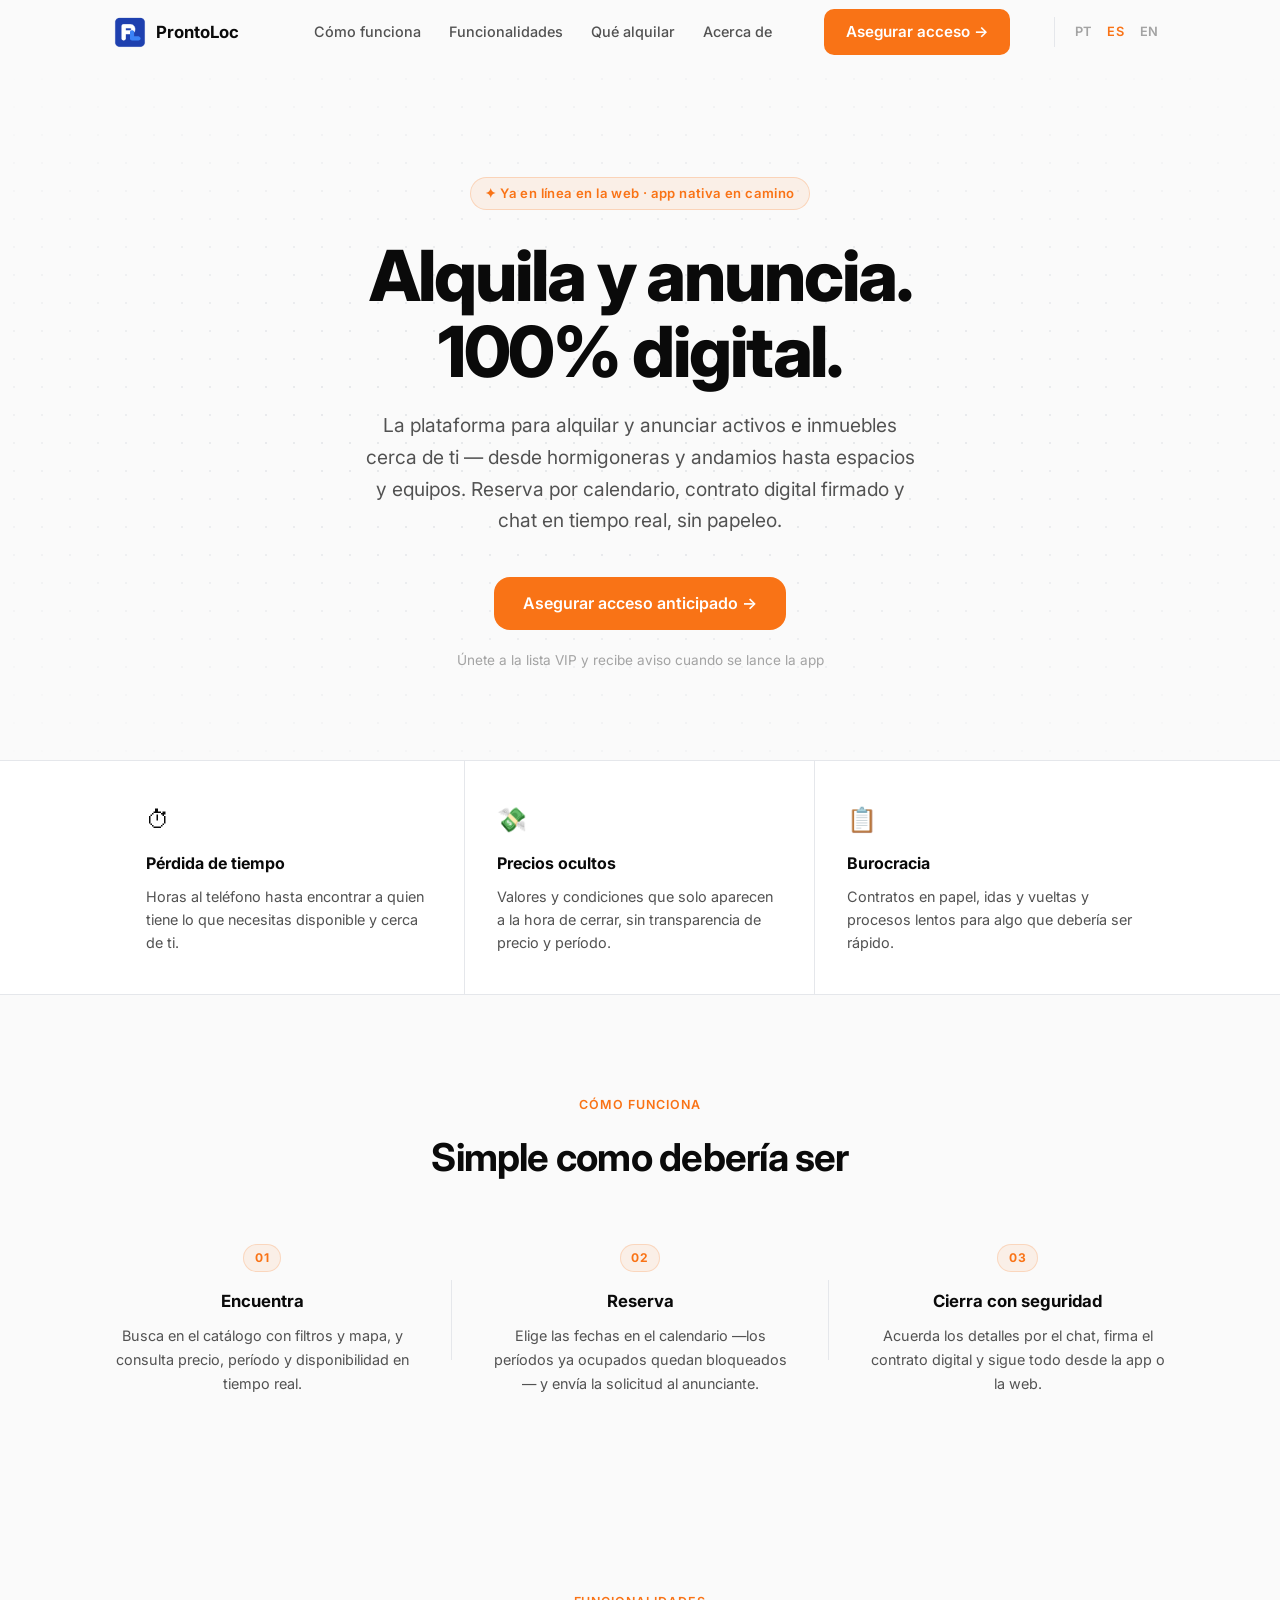
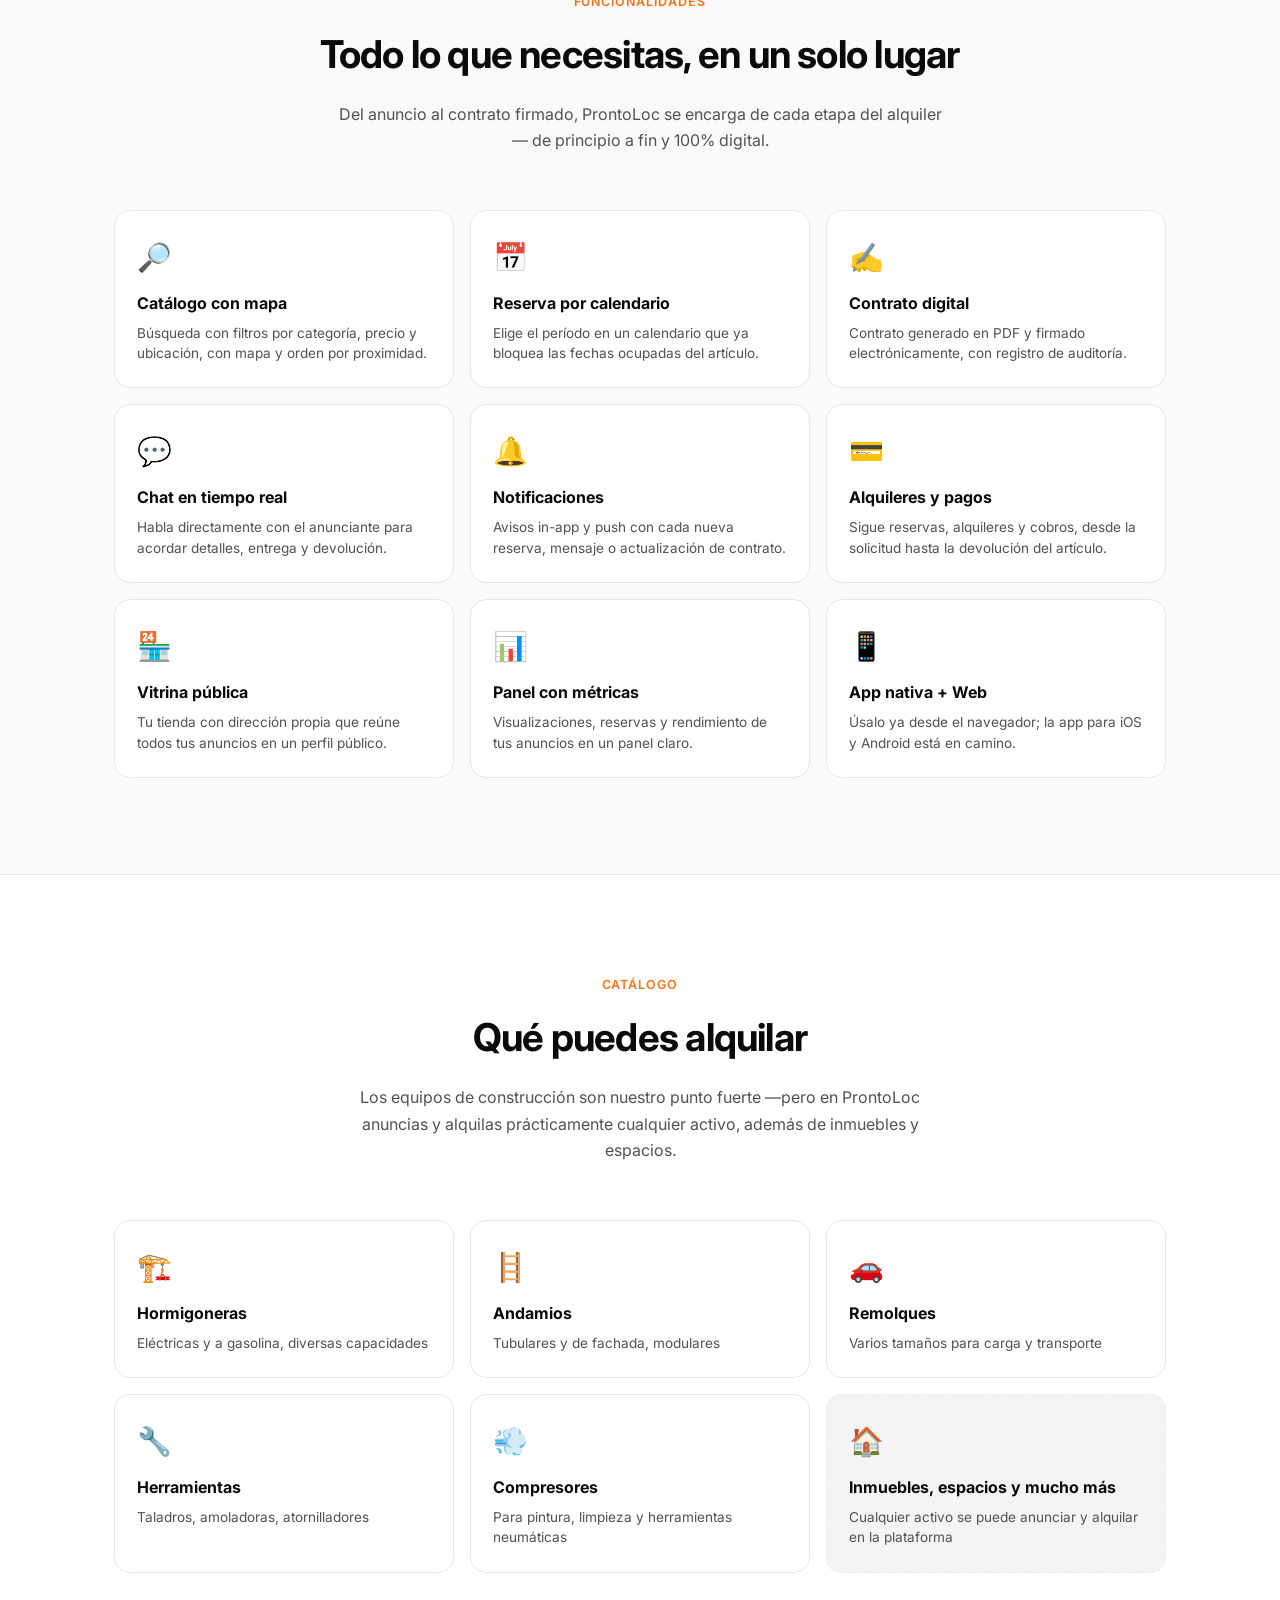
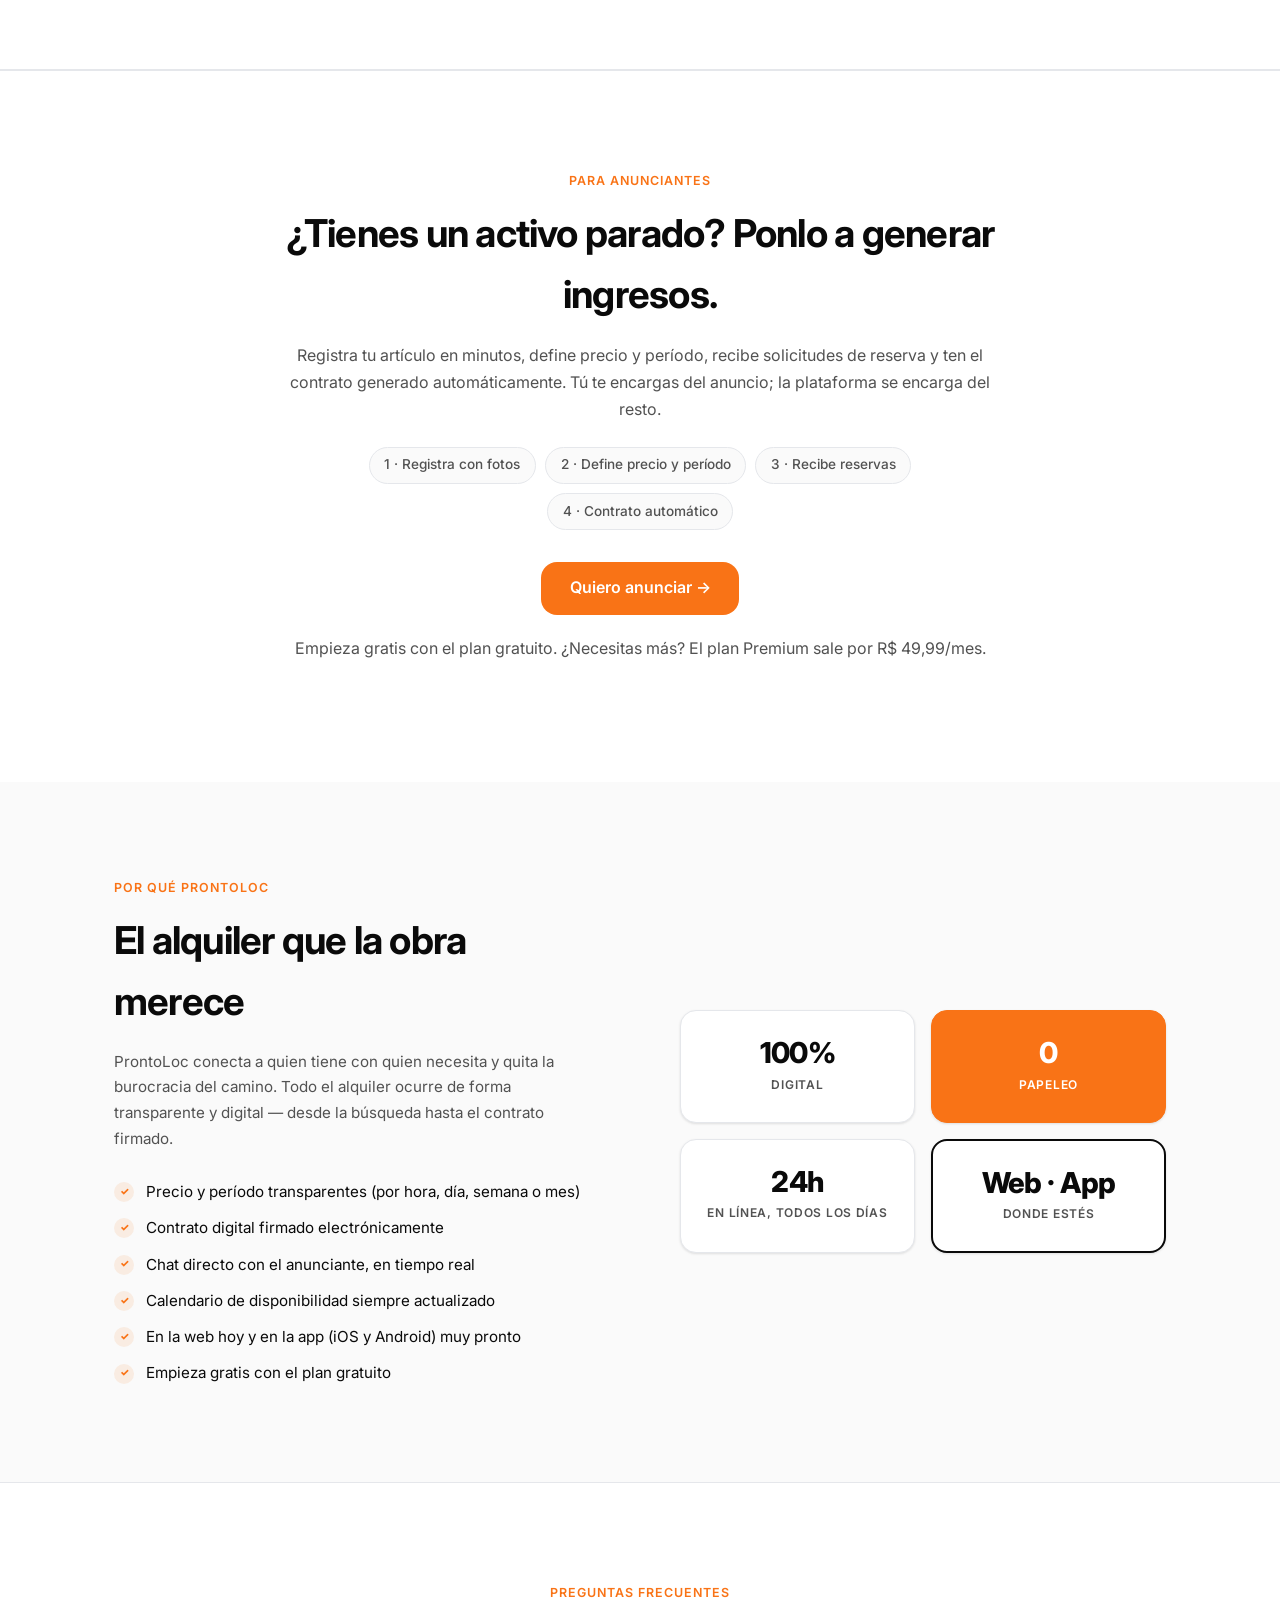
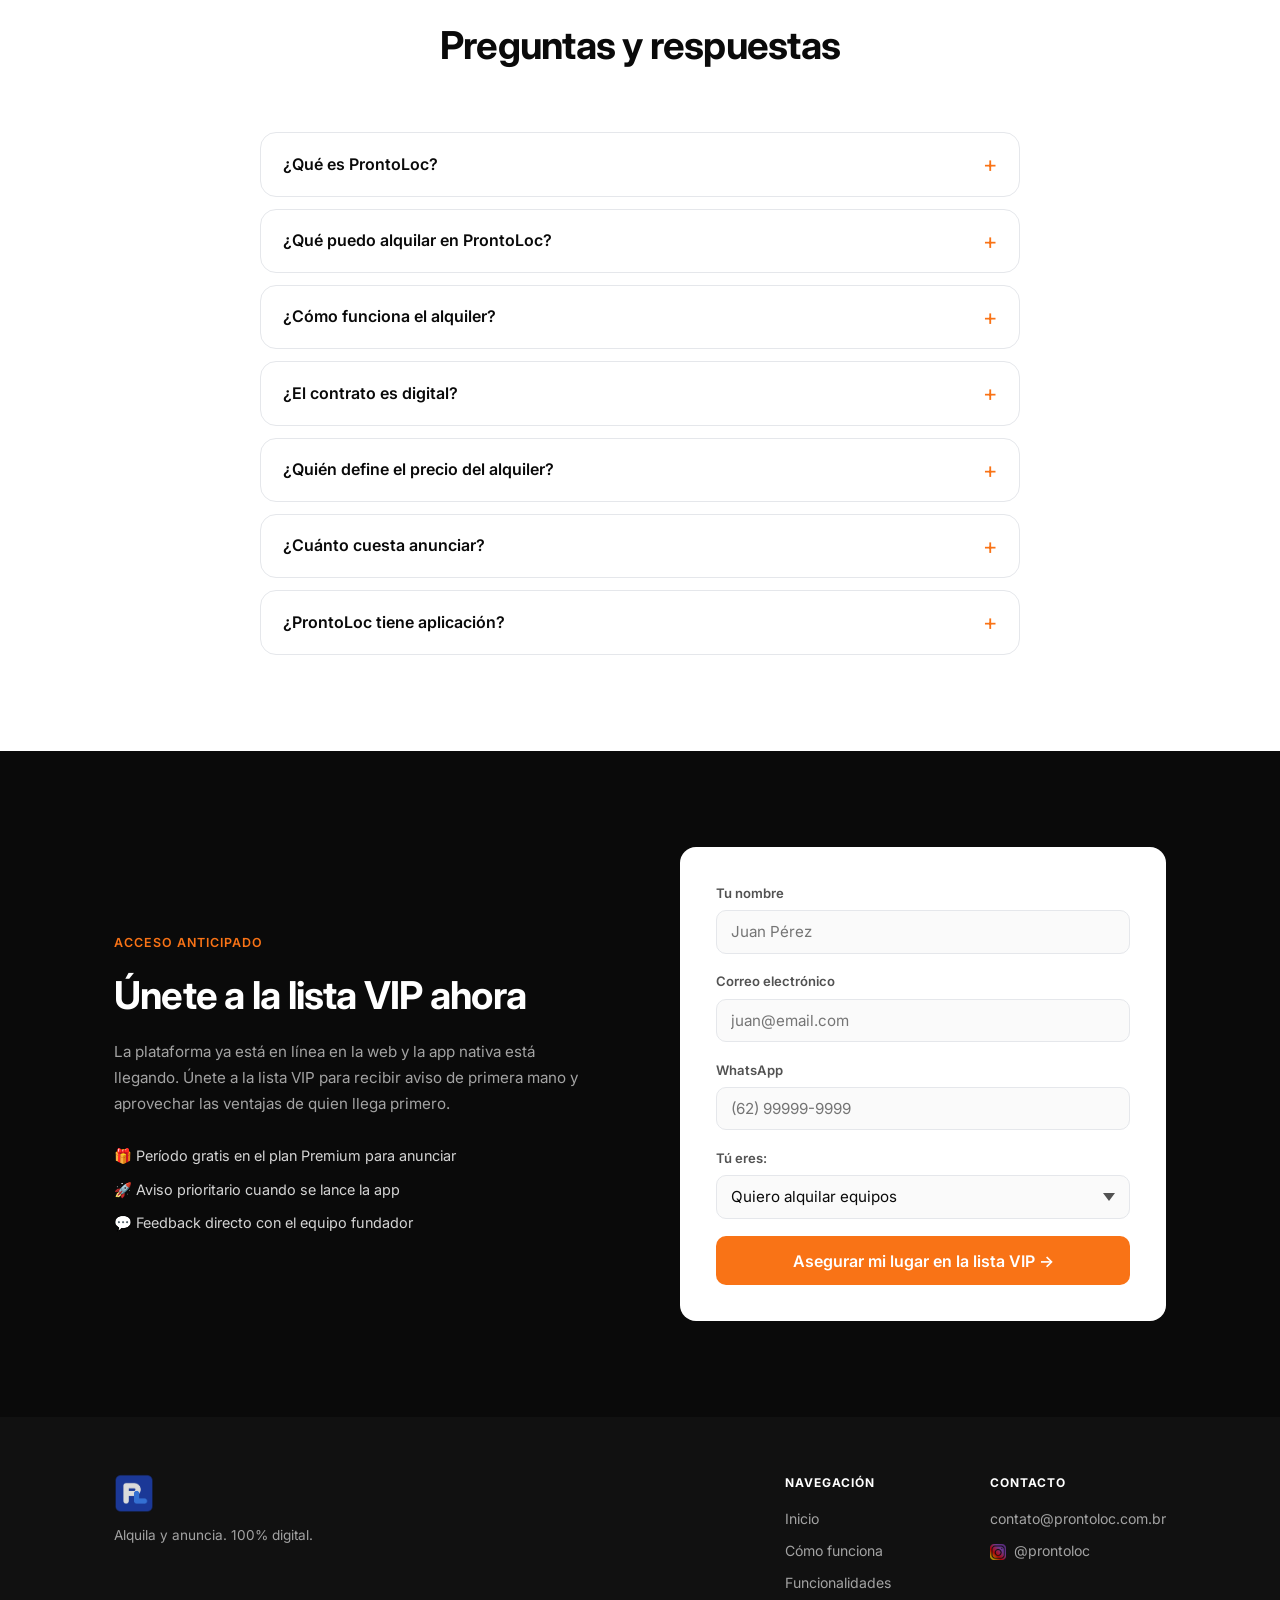
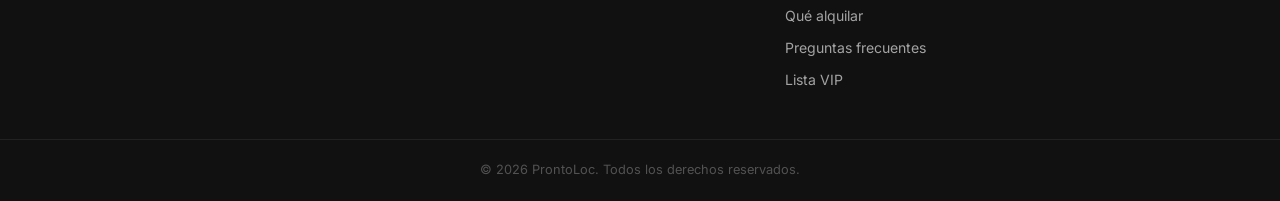
<file: es/index.html>
<!doctype html>
<html lang="es">
  <head>
    <meta charset="UTF-8" />
    <meta name="viewport" content="width=device-width, initial-scale=1.0" />
    <meta
      name="description"
      content="ProntoLoc — Plataforma 100% digital para alquilar y anunciar activos e inmuebles. Catálogo con mapa, reserva por calendario, contrato digital firmado y chat en tiempo real. Disponible en la web y en la app."
    />
    <meta
      name="keywords"
      content="alquiler de activos, alquiler de inmuebles, marketplace de alquiler, contrato digital, alquiler equipos de construcción, alquiler hormigonera, andamio, remolque, ProntoLoc"
    />
    <meta name="author" content="ProntoLoc" />
    <meta name="robots" content="index, follow, max-image-preview:large" />
    <meta name="theme-color" content="#F97316" />
    <link rel="canonical" href="https://prontoloc.com.br/es/" />

    <!-- Alternativas de idioma (hreflang) -->
    <link rel="alternate" hreflang="pt-BR" href="https://prontoloc.com.br/" />
    <link rel="alternate" hreflang="es" href="https://prontoloc.com.br/es/" />
    <link rel="alternate" hreflang="en" href="https://prontoloc.com.br/en/" />
    <link rel="alternate" hreflang="x-default" href="https://prontoloc.com.br/" />

    <!-- Open Graph -->
    <meta property="og:site_name" content="ProntoLoc" />
    <meta property="og:locale" content="es_ES" />
    <meta property="og:type" content="website" />
    <meta property="og:url" content="https://prontoloc.com.br/es/" />
    <meta
      property="og:title"
      content="ProntoLoc — Alquila y anuncia. 100% digital."
    />
    <meta
      property="og:description"
      content="Plataforma para alquilar y anunciar activos e inmuebles: catálogo con mapa, reserva por calendario, contrato digital firmado y chat en tiempo real."
    />
    <meta property="og:image" content="https://prontoloc.com.br/assets/Logo.png" />
    <meta property="og:image:alt" content="ProntoLoc — plataforma de alquiler de activos e inmuebles" />

    <!-- Twitter Card -->
    <meta name="twitter:card" content="summary_large_image" />
    <meta
      name="twitter:title"
      content="ProntoLoc — Alquila y anuncia. 100% digital."
    />
    <meta
      name="twitter:description"
      content="Plataforma para alquilar y anunciar activos e inmuebles: catálogo con mapa, reserva por calendario, contrato digital firmado y chat en tiempo real."
    />
    <meta name="twitter:image" content="https://prontoloc.com.br/assets/Logo.png" />

    <link rel="stylesheet" href="/style.css" />
    <link rel="shortcut icon" href="/assets/Logo.png" type="image/x-icon" />
    <link rel="preconnect" href="https://fonts.googleapis.com" />
    <link rel="preconnect" href="https://fonts.gstatic.com" crossorigin />
    <link
      href="https://fonts.googleapis.com/css2?family=Inter:wght@300;400;500;600;700;800&display=swap"
      rel="stylesheet"
    />
    <title>ProntoLoc — Alquila y anuncia. 100% digital.</title>

    <!-- Datos estructurados (Schema.org / JSON-LD) -->
    <script type="application/ld+json">
      {
        "@context": "https://schema.org",
        "@graph": [
          {
            "@type": "Organization",
            "@id": "https://prontoloc.com.br/#organization",
            "name": "ProntoLoc",
            "url": "https://prontoloc.com.br/",
            "logo": "https://prontoloc.com.br/assets/Logo.png",
            "email": "contato@prontoloc.com.br",
            "description": "Plataforma 100% digital para alquilar y anunciar activos e inmuebles, con catálogo, reserva por calendario, contrato digital firmado y chat en tiempo real.",
            "sameAs": ["https://instagram.com/prontoloc"]
          },
          {
            "@type": "WebSite",
            "@id": "https://prontoloc.com.br/es/#website",
            "url": "https://prontoloc.com.br/es/",
            "name": "ProntoLoc",
            "inLanguage": "es",
            "publisher": { "@id": "https://prontoloc.com.br/#organization" }
          },
          {
            "@type": "FAQPage",
            "mainEntity": [
              {
                "@type": "Question",
                "name": "¿Qué es ProntoLoc?",
                "acceptedAnswer": {
                  "@type": "Answer",
                  "text": "ProntoLoc es una plataforma 100% digital para alquilar y anunciar activos e inmuebles, que conecta a quien tiene con quien necesita, sin burocracia."
                }
              },
              {
                "@type": "Question",
                "name": "¿Qué puedo alquilar en ProntoLoc?",
                "acceptedAnswer": {
                  "@type": "Answer",
                  "text": "Desde equipos de construcción —como hormigoneras, andamios, remolques y herramientas— hasta inmuebles, espacios y prácticamente cualquier activo que se pueda alquilar."
                }
              },
              {
                "@type": "Question",
                "name": "¿Cómo funciona el alquiler?",
                "acceptedAnswer": {
                  "@type": "Answer",
                  "text": "Encuentras el artículo en el catálogo, reservas el período en el calendario, acuerdas los detalles por el chat y firmas el contrato digital. Todo se sigue desde la web o la app."
                }
              },
              {
                "@type": "Question",
                "name": "¿El contrato es digital?",
                "acceptedAnswer": {
                  "@type": "Answer",
                  "text": "Sí. El contrato se genera en PDF y lo firman electrónicamente las partes, con registro de auditoría de cada firma."
                }
              },
              {
                "@type": "Question",
                "name": "¿Quién define el precio del alquiler?",
                "acceptedAnswer": {
                  "@type": "Answer",
                  "text": "El precio y el período (por hora, día, semana o mes) los define el propio anunciante de cada artículo."
                }
              },
              {
                "@type": "Question",
                "name": "¿Cuánto cuesta anunciar?",
                "acceptedAnswer": {
                  "@type": "Answer",
                  "text": "Empiezas gratis con el plan gratuito. Para quien necesita más, el plan Premium cuesta R$ 49,99 al mes."
                }
              },
              {
                "@type": "Question",
                "name": "¿ProntoLoc tiene aplicación?",
                "acceptedAnswer": {
                  "@type": "Answer",
                  "text": "La plataforma ya está disponible en la web y la app nativa para iOS y Android está en camino. Únete a la lista VIP para recibir aviso en el lanzamiento."
                }
              }
            ]
          }
        ]
      }
    </script>
  </head>
  <body>
    <!-- HEADER -->
    <header id="header">
      <div class="container header-inner">
        <a href="#inicio" class="header-logo">
          <img src="/assets/Logo.png" alt="ProntoLoc" />
          <span>ProntoLoc</span>
        </a>
        <nav class="header-nav" id="nav">
          <a href="#como-funciona">Cómo funciona</a>
          <a href="#funcionalidades">Funcionalidades</a>
          <a href="#servicos">Qué alquilar</a>
          <a href="#sobre">Acerca de</a>
          <a href="#vip" class="nav-cta-mobile">Asegurar acceso →</a>
        </nav>
        <a href="#vip" class="btn btn-primary header-cta">Asegurar acceso →</a>
        <nav class="lang-switcher" aria-label="Seleccionar idioma">
          <a href="/" hreflang="pt-BR">PT</a>
          <a href="/es/" class="lang-active" hreflang="es" aria-current="true">ES</a>
          <a href="/en/" hreflang="en">EN</a>
        </nav>
        <button class="nav-toggle" id="nav-toggle" aria-label="Abrir menú">
          <span></span><span></span><span></span>
        </button>
      </div>
    </header>

    <main>
      <!-- HERO -->
      <section id="inicio" class="hero">
        <div class="hero-grid-bg"></div>
        <div class="container hero-inner">
          <div class="hero-badge">✦ Ya en línea en la web · app nativa en camino</div>
          <h1 class="hero-title">Alquila y anuncia.<br />100% digital.</h1>
          <p class="hero-sub">
            La plataforma para alquilar y anunciar activos e inmuebles cerca de
            ti — desde hormigoneras y andamios hasta espacios y equipos. Reserva
            por calendario, contrato digital firmado y chat en tiempo real, sin
            papeleo.
          </p>
          <div class="hero-actions">
            <a href="#vip" class="btn btn-primary btn-lg"
              >Asegurar acceso anticipado →</a
            >
          </div>
          <p class="hero-social-proof">
            Únete a la lista VIP y recibe aviso cuando se lance la app
          </p>
        </div>
      </section>

      <!-- DOLORES DEL CLIENTE -->
      <section class="pain-section">
        <div class="container">
          <div class="pain-grid">
            <div class="pain-card reveal">
              <div class="pain-icon">⏱</div>
              <h3>Pérdida de tiempo</h3>
              <p>
                Horas al teléfono hasta encontrar a quien tiene lo que necesitas
                disponible y cerca de ti.
              </p>
            </div>
            <div class="pain-card reveal">
              <div class="pain-icon">💸</div>
              <h3>Precios ocultos</h3>
              <p>
                Valores y condiciones que solo aparecen a la hora de cerrar, sin
                transparencia de precio y período.
              </p>
            </div>
            <div class="pain-card reveal">
              <div class="pain-icon">📋</div>
              <h3>Burocracia</h3>
              <p>
                Contratos en papel, idas y vueltas y procesos lentos para algo
                que debería ser rápido.
              </p>
            </div>
          </div>
        </div>
      </section>

      <!-- CÓMO FUNCIONA -->
      <section id="como-funciona" class="how-section">
        <div class="container">
          <div class="section-header">
            <span class="section-label">Cómo funciona</span>
            <h2>Simple como debería ser</h2>
          </div>
          <div class="steps-grid">
            <div class="step reveal">
              <div class="step-number">01</div>
              <h3>Encuentra</h3>
              <p>
                Busca en el catálogo con filtros y mapa, y consulta precio,
                período y disponibilidad en tiempo real.
              </p>
            </div>
            <div class="step-divider"></div>
            <div class="step reveal">
              <div class="step-number">02</div>
              <h3>Reserva</h3>
              <p>
                Elige las fechas en el calendario —los períodos ya ocupados
                quedan bloqueados— y envía la solicitud al anunciante.
              </p>
            </div>
            <div class="step-divider"></div>
            <div class="step reveal">
              <div class="step-number">03</div>
              <h3>Cierra con seguridad</h3>
              <p>
                Acuerda los detalles por el chat, firma el contrato digital y
                sigue todo desde la app o la web.
              </p>
            </div>
          </div>
        </div>
      </section>

      <!-- FUNCIONALIDADES -->
      <section id="funcionalidades" class="features-section">
        <div class="container">
          <div class="section-header">
            <span class="section-label">Funcionalidades</span>
            <h2>Todo lo que necesitas, en un solo lugar</h2>
            <p class="section-sub">
              Del anuncio al contrato firmado, ProntoLoc se encarga de cada
              etapa del alquiler — de principio a fin y 100% digital.
            </p>
          </div>
          <div class="services-grid">
            <div class="service-item reveal">
              <div class="service-icon">🔎</div>
              <h3>Catálogo con mapa</h3>
              <p>
                Búsqueda con filtros por categoría, precio y ubicación, con mapa
                y orden por proximidad.
              </p>
            </div>
            <div class="service-item reveal">
              <div class="service-icon">📅</div>
              <h3>Reserva por calendario</h3>
              <p>
                Elige el período en un calendario que ya bloquea las fechas
                ocupadas del artículo.
              </p>
            </div>
            <div class="service-item reveal">
              <div class="service-icon">✍️</div>
              <h3>Contrato digital</h3>
              <p>
                Contrato generado en PDF y firmado electrónicamente, con
                registro de auditoría.
              </p>
            </div>
            <div class="service-item reveal">
              <div class="service-icon">💬</div>
              <h3>Chat en tiempo real</h3>
              <p>
                Habla directamente con el anunciante para acordar detalles,
                entrega y devolución.
              </p>
            </div>
            <div class="service-item reveal">
              <div class="service-icon">🔔</div>
              <h3>Notificaciones</h3>
              <p>
                Avisos in-app y push con cada nueva reserva, mensaje o
                actualización de contrato.
              </p>
            </div>
            <div class="service-item reveal">
              <div class="service-icon">💳</div>
              <h3>Alquileres y pagos</h3>
              <p>
                Sigue reservas, alquileres y cobros, desde la solicitud hasta la
                devolución del artículo.
              </p>
            </div>
            <div class="service-item reveal">
              <div class="service-icon">🏪</div>
              <h3>Vitrina pública</h3>
              <p>
                Tu tienda con dirección propia que reúne todos tus anuncios en un
                perfil público.
              </p>
            </div>
            <div class="service-item reveal">
              <div class="service-icon">📊</div>
              <h3>Panel con métricas</h3>
              <p>
                Visualizaciones, reservas y rendimiento de tus anuncios en un
                panel claro.
              </p>
            </div>
            <div class="service-item reveal">
              <div class="service-icon">📱</div>
              <h3>App nativa + Web</h3>
              <p>
                Úsalo ya desde el navegador; la app para iOS y Android está en
                camino.
              </p>
            </div>
          </div>
        </div>
      </section>

      <!-- CATÁLOGO / SERVICIOS -->
      <section id="servicos" class="services-section">
        <div class="container">
          <div class="section-header">
            <span class="section-label">Catálogo</span>
            <h2>Qué puedes alquilar</h2>
            <p class="section-sub">
              Los equipos de construcción son nuestro punto fuerte —pero en
              ProntoLoc anuncias y alquilas prácticamente cualquier activo,
              además de inmuebles y espacios.
            </p>
          </div>
          <div class="services-grid">
            <div class="service-item reveal">
              <div class="service-icon">🏗️</div>
              <h3>Hormigoneras</h3>
              <p>Eléctricas y a gasolina, diversas capacidades</p>
            </div>
            <div class="service-item reveal">
              <div class="service-icon">🪜</div>
              <h3>Andamios</h3>
              <p>Tubulares y de fachada, modulares</p>
            </div>
            <div class="service-item reveal">
              <div class="service-icon">🚗</div>
              <h3>Remolques</h3>
              <p>Varios tamaños para carga y transporte</p>
            </div>
            <div class="service-item reveal">
              <div class="service-icon">🔧</div>
              <h3>Herramientas</h3>
              <p>Taladros, amoladoras, atornilladores</p>
            </div>
            <div class="service-item reveal">
              <div class="service-icon">💨</div>
              <h3>Compresores</h3>
              <p>Para pintura, limpieza y herramientas neumáticas</p>
            </div>
            <div class="service-item service-item--more reveal">
              <div class="service-icon">🏠</div>
              <h3>Inmuebles, espacios y mucho más</h3>
              <p>Cualquier activo se puede anunciar y alquilar en la plataforma</p>
            </div>
          </div>
        </div>
      </section>

      <!-- PARA ANUNCIANTES -->
      <section class="host-section">
        <div class="container">
          <div class="host-inner reveal">
            <span class="section-label">Para anunciantes</span>
            <h2>¿Tienes un activo parado? Ponlo a generar ingresos.</h2>
            <p>
              Registra tu artículo en minutos, define precio y período, recibe
              solicitudes de reserva y ten el contrato generado
              automáticamente. Tú te encargas del anuncio; la plataforma se
              encarga del resto.
            </p>
            <div class="host-steps">
              <span>1 · Registra con fotos</span>
              <span>2 · Define precio y período</span>
              <span>3 · Recibe reservas</span>
              <span>4 · Contrato automático</span>
            </div>
            <a href="#vip" class="btn btn-primary btn-lg">Quiero anunciar →</a>
            <p class="host-note">
              Empieza gratis con el plan gratuito. ¿Necesitas más? El plan
              Premium sale por R$ 49,99/mes.
            </p>
          </div>
        </div>
      </section>

      <!-- DIFERENCIALES -->
      <section id="sobre" class="benefits-section">
        <div class="container benefits-inner reveal">
          <div class="benefits-text">
            <span class="section-label">Por qué ProntoLoc</span>
            <h2>El alquiler que la obra merece</h2>
            <p class="benefits-desc">
              ProntoLoc conecta a quien tiene con quien necesita y quita la
              burocracia del camino. Todo el alquiler ocurre de forma
              transparente y digital — desde la búsqueda hasta el contrato
              firmado.
            </p>
            <ul class="benefits-list">
              <li>
                <span class="check">✓</span> Precio y período transparentes (por
                hora, día, semana o mes)
              </li>
              <li>
                <span class="check">✓</span> Contrato digital firmado
                electrónicamente
              </li>
              <li>
                <span class="check">✓</span> Chat directo con el anunciante, en
                tiempo real
              </li>
              <li>
                <span class="check">✓</span> Calendario de disponibilidad
                siempre actualizado
              </li>
              <li>
                <span class="check">✓</span> En la web hoy y en la app (iOS y
                Android) muy pronto
              </li>
              <li>
                <span class="check">✓</span> Empieza gratis con el plan gratuito
              </li>
            </ul>
          </div>
          <div class="benefits-visual">
            <div class="stat-card">
              <div class="stat-number">100%</div>
              <div class="stat-label">digital</div>
            </div>
            <div class="stat-card stat-card--accent">
              <div class="stat-number">0</div>
              <div class="stat-label">papeleo</div>
            </div>
            <div class="stat-card">
              <div class="stat-number">24h</div>
              <div class="stat-label">en línea, todos los días</div>
            </div>
            <div class="stat-card stat-card--outline">
              <div class="stat-number">Web · App</div>
              <div class="stat-label">donde estés</div>
            </div>
          </div>
        </div>
      </section>

      <!-- FAQ -->
      <section id="faq" class="faq-section">
        <div class="container">
          <div class="section-header">
            <span class="section-label">Preguntas frecuentes</span>
            <h2>Preguntas y respuestas</h2>
          </div>
          <div class="faq-list">
            <details class="faq-item reveal">
              <summary>¿Qué es ProntoLoc?</summary>
              <p>
                ProntoLoc es una plataforma 100% digital para alquilar y
                anunciar herramientas, equipos e inmuebles, que conecta a quien
                tiene con quien necesita, sin burocracia.
              </p>
            </details>
            <details class="faq-item reveal">
              <summary>¿Qué puedo alquilar en ProntoLoc?</summary>
              <p>
                Desde equipos de construcción —como hormigoneras, andamios,
                remolques y herramientas— hasta inmuebles, espacios y
                prácticamente cualquier activo que se pueda alquilar.
              </p>
            </details>
            <details class="faq-item reveal">
              <summary>¿Cómo funciona el alquiler?</summary>
              <p>
                Encuentras el artículo en el catálogo, reservas el período en el
                calendario, acuerdas los detalles por el chat y firmas el
                contrato digital. Todo se sigue desde la web o la app.
              </p>
            </details>
            <details class="faq-item reveal">
              <summary>¿El contrato es digital?</summary>
              <p>
                Sí. El contrato se genera en PDF y lo firman electrónicamente
                las partes, con registro de auditoría de cada firma.
              </p>
            </details>
            <details class="faq-item reveal">
              <summary>¿Quién define el precio del alquiler?</summary>
              <p>
                El precio y el período (por hora, día, semana o mes) los define
                el propio anunciante de cada artículo.
              </p>
            </details>
            <details class="faq-item reveal">
              <summary>¿Cuánto cuesta anunciar?</summary>
              <p>
                Empiezas gratis con el plan gratuito. Para quien necesita más,
                el plan Premium cuesta R$ 49,99 al mes.
              </p>
            </details>
            <details class="faq-item reveal">
              <summary>¿ProntoLoc tiene aplicación?</summary>
              <p>
                La plataforma ya está disponible en la web y la app nativa para
                iOS y Android está en camino. Únete a la lista VIP para recibir
                aviso en el lanzamiento.
              </p>
            </details>
          </div>
        </div>
      </section>

      <!-- LISTA VIP -->
      <section id="vip" class="vip-section">
        <div class="container">
          <div class="vip-inner reveal">
            <div class="vip-text">
              <span class="section-label">Acceso anticipado</span>
              <h2>Únete a la lista VIP ahora</h2>
              <p>
                La plataforma ya está en línea en la web y la app nativa está
                llegando. Únete a la lista VIP para recibir aviso de primera mano
                y aprovechar las ventajas de quien llega primero.
              </p>
              <ul class="vip-perks">
                <li>🎁 Período gratis en el plan Premium para anunciar</li>
                <li>🚀 Aviso prioritario cuando se lance la app</li>
                <li>💬 Feedback directo con el equipo fundador</li>
              </ul>
            </div>
            <div class="vip-form-wrap">
              <form
                action="https://formbold.com/s/obvBN"
                method="POST"
                class="vip-form"
              >
                <div class="form-field">
                  <label for="vip-name">Tu nombre</label>
                  <input
                    type="text"
                    id="vip-name"
                    name="name"
                    placeholder="Juan Pérez"
                    required
                  />
                </div>
                <div class="form-field">
                  <label for="vip-email">Correo electrónico</label>
                  <input
                    type="email"
                    id="vip-email"
                    name="email"
                    placeholder="juan@email.com"
                    required
                  />
                </div>
                <div class="form-field">
                  <label for="vip-phone">WhatsApp</label>
                  <input
                    type="tel"
                    id="vip-phone"
                    name="phone"
                    placeholder="(62) 99999-9999"
                  />
                </div>
                <div class="form-field">
                  <label for="vip-profile">Tú eres:</label>
                  <select id="vip-profile" name="profile">
                    <option value="locatario">Quiero alquilar equipos</option>
                    <option value="locador">
                      Quiero poner a disposición mis equipos
                    </option>
                  </select>
                </div>
                <button type="submit" class="btn btn-primary btn-full">
                  Asegurar mi lugar en la lista VIP →
                </button>
              </form>
            </div>
          </div>
        </div>
      </section>
    </main>

    <!-- FOOTER -->
    <footer class="footer">
      <div class="container footer-inner">
        <div class="footer-brand">
          <img src="/assets/Logo.png" alt="ProntoLoc" class="footer-logo" />
          <p>Alquila y anuncia. 100% digital.</p>
        </div>
        <div class="footer-cols">
          <div class="footer-col">
            <h4>Navegación</h4>
            <ul>
              <li><a href="#inicio">Inicio</a></li>
              <li><a href="#como-funciona">Cómo funciona</a></li>
              <li><a href="#funcionalidades">Funcionalidades</a></li>
              <li><a href="#servicos">Qué alquilar</a></li>
              <li><a href="#faq">Preguntas frecuentes</a></li>
              <li><a href="#vip">Lista VIP</a></li>
            </ul>
          </div>
          <div class="footer-col">
            <h4>Contacto</h4>
            <ul>
              <li>contato@prontoloc.com.br</li>
              <li>
                <a
                  href="https://instagram.com/prontoloc"
                  target="_blank"
                  rel="noopener"
                >
                  <img
                    src="/assets/instagram.png"
                    alt=""
                    class="footer-insta"
                  />
                  @prontoloc
                </a>
              </li>
            </ul>
          </div>
        </div>
      </div>
      <div class="footer-bottom">
        <div class="container">
          <p>&copy; 2026 ProntoLoc. Todos los derechos reservados.</p>
        </div>
      </div>
    </footer>

    <script>
      // Mobile nav toggle
      const navToggle = document.getElementById("nav-toggle");
      const nav = document.getElementById("nav");
      navToggle.addEventListener("click", () => {
        nav.classList.toggle("nav--open");
        navToggle.classList.toggle("nav-toggle--open");
      });
      nav.querySelectorAll("a").forEach((link) => {
        link.addEventListener("click", () => {
          nav.classList.remove("nav--open");
          navToggle.classList.remove("nav-toggle--open");
        });
      });

      // Smooth scroll
      document.querySelectorAll('a[href^="#"]').forEach((anchor) => {
        anchor.addEventListener("click", function (e) {
          e.preventDefault();
          const target = document.querySelector(this.getAttribute("href"));
          if (target)
            target.scrollIntoView({ behavior: "smooth", block: "start" });
        });
      });

      // Header scroll shadow
      const header = document.getElementById("header");
      window.addEventListener("scroll", () => {
        header.classList.toggle("header--scrolled", window.scrollY > 40);
      });

      // Reveal on scroll
      const observer = new IntersectionObserver(
        (entries) => {
          entries.forEach((entry) => {
            if (entry.isIntersecting) {
              entry.target.classList.add("revealed");
              observer.unobserve(entry.target);
            }
          });
        },
        { threshold: 0.1 },
      );
      document
        .querySelectorAll(".reveal")
        .forEach((el) => observer.observe(el));
    </script>
  </body>
</html>
</file>
<file: style.css>
/* =========================================
   PRONTOLOC — Design System
   Estilo: Minimalista / Linear-inspired
   ========================================= */

/* --- Reset & Base --- */
*, *::before, *::after { box-sizing: border-box; margin: 0; padding: 0; }

:root {
  --bg: #FAFAFA;
  --white: #FFFFFF;
  --text: #0A0A0A;
  --text-2: #525252;
  --text-3: #A3A3A3;
  --accent: #F97316;
  --accent-dark: #C2540A;
  --border: #E5E7EB;
  --border-subtle: #F3F4F6;
  --radius: 10px;
  --radius-lg: 16px;
  --shadow-sm: 0 1px 3px rgba(0,0,0,.08), 0 1px 2px rgba(0,0,0,.04);
  --shadow: 0 4px 16px rgba(0,0,0,.08);
  --shadow-lg: 0 12px 40px rgba(0,0,0,.1);
  --font: 'Inter', -apple-system, BlinkMacSystemFont, sans-serif;
  --max-w: 1100px;
}

html { scroll-behavior: smooth; }

body {
  font-family: var(--font);
  background: var(--bg);
  color: var(--text);
  line-height: 1.6;
  -webkit-font-smoothing: antialiased;
  overflow-x: hidden;
}

img { max-width: 100%; height: auto; display: block; }
a { text-decoration: none; color: inherit; }
ul { list-style: none; }

/* --- Container --- */
.container {
  max-width: var(--max-w);
  margin: 0 auto;
  padding: 0 1.5rem;
}

/* --- Buttons --- */
.btn {
  display: inline-flex;
  align-items: center;
  gap: 0.4rem;
  padding: 0.65rem 1.4rem;
  border-radius: var(--radius);
  font-family: var(--font);
  font-size: 0.95rem;
  font-weight: 600;
  cursor: pointer;
  transition: background 0.18s ease, transform 0.18s ease, box-shadow 0.18s ease;
  border: none;
  white-space: nowrap;
}

.btn-primary {
  background: var(--accent);
  color: #fff;
}

.btn-primary:hover {
  background: var(--accent-dark);
  transform: translateY(-1px);
  box-shadow: 0 4px 14px rgba(249,115,22,.35);
}

.btn-lg {
  padding: 0.85rem 1.8rem;
  font-size: 1rem;
  border-radius: var(--radius-lg);
}

.btn-full {
  width: 100%;
  justify-content: center;
  padding: 0.9rem;
  font-size: 1rem;
}

/* --- Section Shared --- */
.section-label {
  display: inline-block;
  font-size: 0.78rem;
  font-weight: 600;
  letter-spacing: .08em;
  text-transform: uppercase;
  color: var(--accent);
  margin-bottom: 0.75rem;
}

.section-header {
  text-align: center;
  margin-bottom: 3.5rem;
}

.section-header h2 {
  font-size: clamp(1.8rem, 3.5vw, 2.4rem);
  font-weight: 700;
  letter-spacing: -0.02em;
  color: var(--text);
}

.section-sub {
  max-width: 620px;
  margin: 1rem auto 0;
  font-size: 1rem;
  color: var(--text-2);
  line-height: 1.65;
}

/* --- Reveal on scroll --- */
.reveal {
  opacity: 0;
  transform: translateY(24px);
  transition: opacity 0.6s ease, transform 0.6s ease;
}

.reveal.revealed {
  opacity: 1;
  transform: translateY(0);
}

/* =========================================
   HEADER
   ========================================= */
header {
  position: sticky;
  top: 0;
  z-index: 100;
  background: rgba(250,250,250,0.92);
  backdrop-filter: blur(14px);
  -webkit-backdrop-filter: blur(14px);
  border-bottom: 1px solid transparent;
  transition: border-color 0.2s, box-shadow 0.2s;
}

header.header--scrolled {
  border-color: var(--border);
  box-shadow: var(--shadow-sm);
}

.header-inner {
  display: flex;
  align-items: center;
  gap: 2rem;
  height: 64px;
}

.header-logo {
  display: flex;
  align-items: center;
  gap: 0.6rem;
  font-weight: 700;
  font-size: 1.05rem;
  color: var(--text);
  flex-shrink: 0;
}

.header-logo img { width: 32px; height: 32px; }

.header-nav {
  display: flex;
  align-items: center;
  gap: 0.25rem;
  margin-left: auto;
}

.header-nav a {
  font-size: 0.9rem;
  font-weight: 500;
  color: var(--text-2);
  padding: 0.4rem 0.75rem;
  border-radius: 6px;
  transition: color 0.15s, background 0.15s;
}

.header-nav a:hover { color: var(--text); background: var(--border-subtle); }
.header-nav .nav-cta-mobile { display: none; }

.header-cta { margin-left: 0.5rem; flex-shrink: 0; }

/* Seletor de idioma */
.lang-switcher {
  display: flex;
  align-items: center;
  gap: 0.1rem;
  flex-shrink: 0;
  margin-left: 0.75rem;
  padding-left: 0.75rem;
  border-left: 1px solid var(--border);
}

.lang-switcher a {
  font-size: 0.8rem;
  font-weight: 600;
  color: var(--text-3);
  padding: 0.3rem 0.45rem;
  border-radius: 6px;
  letter-spacing: 0.03em;
  transition: color 0.15s, background 0.15s;
}

.lang-switcher a:hover { color: var(--text); background: var(--border-subtle); }
.lang-switcher a.lang-active { color: var(--accent); }

/* Hamburger */
.nav-toggle {
  display: none;
  flex-direction: column;
  justify-content: center;
  gap: 5px;
  width: 36px;
  height: 36px;
  background: none;
  border: none;
  cursor: pointer;
  padding: 4px;
  margin-left: auto;
}

.nav-toggle span {
  display: block;
  width: 22px;
  height: 2px;
  background: var(--text);
  border-radius: 2px;
  transition: all 0.22s ease;
}

.nav-toggle--open span:nth-child(1) { transform: translateY(7px) rotate(45deg); }
.nav-toggle--open span:nth-child(2) { opacity: 0; }
.nav-toggle--open span:nth-child(3) { transform: translateY(-7px) rotate(-45deg); }

/* =========================================
   HERO
   ========================================= */
.hero {
  position: relative;
  padding: 7rem 0 5.5rem;
  text-align: center;
  overflow: hidden;
}

.hero-grid-bg {
  position: absolute;
  inset: 0;
  background-image: radial-gradient(circle, #d1d5db 1px, transparent 1px);
  background-size: 28px 28px;
  opacity: 0.45;
  z-index: 0;
  pointer-events: none;
  mask-image: radial-gradient(ellipse 80% 65% at 50% 50%, black 30%, transparent 100%);
  -webkit-mask-image: radial-gradient(ellipse 80% 65% at 50% 50%, black 30%, transparent 100%);
}

.hero-inner {
  position: relative;
  z-index: 1;
  max-width: 760px;
  margin: 0 auto;
}

.hero-badge {
  display: inline-flex;
  align-items: center;
  gap: 0.5rem;
  font-size: 0.82rem;
  font-weight: 600;
  color: var(--accent);
  background: rgba(249,115,22,.08);
  border: 1px solid rgba(249,115,22,.22);
  border-radius: 99px;
  padding: 0.3rem 0.9rem;
  margin-bottom: 1.8rem;
  letter-spacing: .03em;
  animation: fadeDown 0.5s ease both;
}

.hero-title {
  font-size: clamp(2.6rem, 6vw, 4.4rem);
  font-weight: 800;
  line-height: 1.08;
  letter-spacing: -0.03em;
  color: var(--text);
  margin-bottom: 1.25rem;
  animation: fadeDown 0.6s ease 0.1s both;
}

.hero-sub {
  font-size: clamp(1rem, 2vw, 1.2rem);
  color: var(--text-2);
  max-width: 560px;
  margin: 0 auto 2.5rem;
  line-height: 1.65;
  animation: fadeDown 0.6s ease 0.2s both;
}

.hero-actions {
  margin-bottom: 1.25rem;
  animation: fadeDown 0.6s ease 0.3s both;
}

.hero-social-proof {
  font-size: 0.85rem;
  color: var(--text-3);
  animation: fadeDown 0.6s ease 0.4s both;
}

@keyframes fadeDown {
  from { opacity: 0; transform: translateY(-14px); }
  to   { opacity: 1; transform: translateY(0); }
}

/* =========================================
   PAIN SECTION
   ========================================= */
.pain-section {
  padding: 0;
  background: var(--white);
  border-top: 1px solid var(--border);
  border-bottom: 1px solid var(--border);
}

.pain-grid {
  display: grid;
  grid-template-columns: repeat(3, 1fr);
  divide-x: 1px solid var(--border);
}

.pain-card {
  padding: 2.5rem 2rem;
  border-right: 1px solid var(--border);
}

.pain-card:last-child { border-right: none; }

.pain-icon {
  font-size: 1.5rem;
  margin-bottom: 0.75rem;
}

.pain-card h3 {
  font-size: 1rem;
  font-weight: 700;
  margin-bottom: 0.5rem;
  color: var(--text);
}

.pain-card p {
  font-size: 0.9rem;
  color: var(--text-2);
  line-height: 1.6;
}

/* =========================================
   HOW IT WORKS
   ========================================= */
.how-section {
  padding: 6rem 0;
}

.steps-grid {
  display: flex;
  align-items: flex-start;
}

.step {
  flex: 1;
  padding: 0 2.5rem;
  text-align: center;
}

.step:first-child { padding-left: 0; }
.step:last-child  { padding-right: 0; }

.step-divider {
  width: 1px;
  height: 80px;
  background: var(--border);
  align-self: center;
  flex-shrink: 0;
}

.step-number {
  display: inline-block;
  font-size: 0.75rem;
  font-weight: 700;
  letter-spacing: .08em;
  color: var(--accent);
  background: rgba(249,115,22,.08);
  border: 1px solid rgba(249,115,22,.2);
  border-radius: 99px;
  padding: 0.2rem 0.65rem;
  margin-bottom: 1rem;
}

.step h3 {
  font-size: 1.05rem;
  font-weight: 700;
  margin-bottom: 0.6rem;
  color: var(--text);
}

.step p {
  font-size: 0.9rem;
  color: var(--text-2);
  line-height: 1.65;
}

/* =========================================
   SERVICES
   ========================================= */
.services-section {
  padding: 6rem 0;
  background: var(--white);
  border-top: 1px solid var(--border);
  border-bottom: 1px solid var(--border);
}

.services-grid {
  display: grid;
  grid-template-columns: repeat(3, 1fr);
  gap: 1rem;
}

.service-item {
  display: flex;
  flex-direction: column;
  gap: 0.4rem;
  padding: 1.5rem 1.4rem;
  border: 1px solid var(--border);
  border-radius: var(--radius-lg);
  background: var(--white);
  transition: border-color 0.2s, box-shadow 0.2s, transform 0.2s;
}

.service-item:hover {
  border-color: var(--accent);
  box-shadow: var(--shadow);
  transform: translateY(-2px);
}

.service-icon { font-size: 1.75rem; margin-bottom: 0.3rem; }

.service-item h3 {
  font-size: 1rem;
  font-weight: 700;
  color: var(--text);
}

.service-item p {
  font-size: 0.85rem;
  color: var(--text-2);
  line-height: 1.5;
}

.service-item--more {
  background: var(--border-subtle);
  border-style: dashed;
}

/* =========================================
   FEATURES / FUNCIONALIDADES
   ========================================= */
.features-section {
  padding: 6rem 0;
}

/* =========================================
   FAQ
   ========================================= */
.faq-section {
  padding: 6rem 0;
  background: var(--white);
  border-top: 1px solid var(--border);
}

.faq-list {
  max-width: 760px;
  margin: 0 auto;
  display: flex;
  flex-direction: column;
  gap: 0.75rem;
}

.faq-item {
  border: 1px solid var(--border);
  border-radius: var(--radius-lg);
  background: var(--white);
  transition: border-color 0.2s, box-shadow 0.2s;
}

.faq-item[open] {
  border-color: var(--accent);
  box-shadow: var(--shadow-sm);
}

.faq-item summary {
  list-style: none;
  cursor: pointer;
  padding: 1.15rem 1.4rem;
  font-size: 1rem;
  font-weight: 600;
  color: var(--text);
  display: flex;
  align-items: center;
  justify-content: space-between;
  gap: 1rem;
}

.faq-item summary::-webkit-details-marker { display: none; }

.faq-item summary::after {
  content: "+";
  font-size: 1.4rem;
  font-weight: 400;
  color: var(--accent);
  line-height: 1;
  flex-shrink: 0;
  transition: transform 0.2s ease;
}

.faq-item[open] summary::after {
  transform: rotate(45deg);
}

.faq-item p {
  padding: 0 1.4rem 1.25rem;
  font-size: 0.92rem;
  color: var(--text-2);
  line-height: 1.65;
}

/* =========================================
   HOST / PARA ANUNCIANTES
   ========================================= */
.host-section {
  padding: 6rem 0;
  background: var(--white);
  border-top: 1px solid var(--border);
}

.host-inner {
  max-width: 720px;
  margin: 0 auto;
  text-align: center;
}

.host-inner h2 {
  font-size: clamp(1.8rem, 3.5vw, 2.4rem);
  font-weight: 700;
  letter-spacing: -0.02em;
  margin-bottom: 1rem;
}

.host-inner p {
  font-size: 1rem;
  color: var(--text-2);
  line-height: 1.7;
  margin-bottom: 1.5rem;
}

.host-steps {
  display: flex;
  flex-wrap: wrap;
  justify-content: center;
  gap: 0.6rem;
  margin-bottom: 2rem;
}

.host-steps span {
  font-size: 0.85rem;
  font-weight: 500;
  color: var(--text-2);
  background: var(--bg);
  border: 1px solid var(--border);
  border-radius: 99px;
  padding: 0.4rem 0.9rem;
}

.host-note {
  font-size: 0.85rem;
  color: var(--text-3);
  margin-top: 1.25rem;
}

/* =========================================
   BENEFITS / DIFERENCIAIS
   ========================================= */
.benefits-section {
  padding: 6rem 0;
}

.benefits-inner {
  display: grid;
  grid-template-columns: 1fr 1fr;
  gap: 5rem;
  align-items: center;
}

.benefits-text .section-label { display: block; }

.benefits-text h2 {
  font-size: clamp(1.8rem, 3vw, 2.4rem);
  font-weight: 700;
  letter-spacing: -0.02em;
  margin-bottom: 1rem;
}

.benefits-desc {
  font-size: 0.95rem;
  color: var(--text-2);
  line-height: 1.7;
  margin-bottom: 1.75rem;
}

.benefits-list {
  display: flex;
  flex-direction: column;
  gap: 0.75rem;
}

.benefits-list li {
  display: flex;
  align-items: center;
  gap: 0.75rem;
  font-size: 0.95rem;
  color: var(--text);
}

.check {
  display: inline-flex;
  align-items: center;
  justify-content: center;
  width: 20px;
  height: 20px;
  background: rgba(249,115,22,.1);
  color: var(--accent);
  border-radius: 50%;
  font-size: 0.65rem;
  font-weight: 800;
  flex-shrink: 0;
}

.benefits-visual {
  display: grid;
  grid-template-columns: 1fr 1fr;
  gap: 1rem;
}

.stat-card {
  padding: 1.75rem 1.5rem;
  border-radius: var(--radius-lg);
  border: 1px solid var(--border);
  background: var(--white);
  text-align: center;
  box-shadow: var(--shadow-sm);
}

.stat-card--accent {
  background: var(--accent);
  border-color: var(--accent);
}

.stat-card--accent .stat-number,
.stat-card--accent .stat-label { color: #fff; }

.stat-card--outline { border: 2px solid var(--text); }

.stat-number {
  font-size: 1.8rem;
  font-weight: 800;
  letter-spacing: -0.02em;
  color: var(--text);
  margin-bottom: 0.25rem;
  line-height: 1;
}

.stat-label {
  font-size: 0.75rem;
  font-weight: 600;
  text-transform: uppercase;
  letter-spacing: .06em;
  color: var(--text-2);
  margin-top: 0.4rem;
}

/* =========================================
   VIP FORM
   ========================================= */
.vip-section {
  padding: 6rem 0;
  background: var(--text);
  color: var(--white);
}

.vip-inner {
  display: grid;
  grid-template-columns: 1fr 1fr;
  gap: 5rem;
  align-items: center;
}

.vip-text .section-label {
  display: block;
  color: var(--accent);
}

.vip-text h2 {
  font-size: clamp(1.8rem, 3vw, 2.4rem);
  font-weight: 700;
  letter-spacing: -0.02em;
  margin-bottom: 0.75rem;
  color: var(--white);
}

.vip-text > p {
  font-size: 0.95rem;
  color: #A3A3A3;
  line-height: 1.7;
  margin-bottom: 1.75rem;
}

.vip-perks {
  display: flex;
  flex-direction: column;
  gap: 0.65rem;
}

.vip-perks li {
  font-size: 0.9rem;
  color: #D4D4D4;
}

.vip-form-wrap {
  background: var(--white);
  border-radius: var(--radius-lg);
  padding: 2.25rem;
}

.vip-form {
  display: flex;
  flex-direction: column;
  gap: 1.1rem;
}

.form-field {
  display: flex;
  flex-direction: column;
  gap: 0.4rem;
}

.form-field label {
  font-size: 0.82rem;
  font-weight: 600;
  color: var(--text-2);
}

.form-field input,
.form-field select {
  width: 100%;
  padding: 0.7rem 0.9rem;
  border: 1px solid var(--border);
  border-radius: var(--radius);
  font-family: var(--font);
  font-size: 0.95rem;
  color: var(--text);
  background: var(--bg);
  transition: border-color 0.15s, box-shadow 0.15s;
  outline: none;
}

.form-field input:focus,
.form-field select:focus {
  border-color: var(--accent);
  box-shadow: 0 0 0 3px rgba(249,115,22,.15);
}

.form-field select {
  appearance: none;
  cursor: pointer;
  background-image: url("data:image/svg+xml,%3Csvg xmlns='http://www.w3.org/2000/svg' width='12' height='8' viewBox='0 0 12 8'%3E%3Cpath fill='%23525252' d='M6 8L0 0h12z'/%3E%3C/svg%3E");
  background-repeat: no-repeat;
  background-position: right 0.9rem center;
  padding-right: 2.5rem;
}

/* =========================================
   FOOTER
   ========================================= */
.footer {
  background: #111;
  color: #A3A3A3;
}

.footer-inner {
  display: flex;
  align-items: flex-start;
  gap: 4rem;
  padding: 3.5rem 1.5rem 3rem;
  flex-wrap: wrap;
}

.footer-brand {
  flex: 1;
  min-width: 200px;
}

.footer-logo {
  width: 40px;
  height: 40px;
  margin-bottom: 0.75rem;
  opacity: 0.85;
}

.footer-brand p {
  font-size: 0.85rem;
  line-height: 1.5;
}

.footer-cols {
  display: flex;
  gap: 4rem;
  flex-wrap: wrap;
}

.footer-col h4 {
  font-size: 0.75rem;
  font-weight: 700;
  text-transform: uppercase;
  letter-spacing: .08em;
  color: #fff;
  margin-bottom: 1rem;
}

.footer-col ul {
  display: flex;
  flex-direction: column;
  gap: 0.6rem;
}

.footer-col li,
.footer-col a {
  font-size: 0.88rem;
  color: #A3A3A3;
  transition: color 0.15s;
}

.footer-col a:hover { color: #fff; }
.footer-col a { display: flex; align-items: center; gap: 0.5rem; }

.footer-insta {
  width: 16px;
  height: 16px;
  opacity: 0.7;
  display: inline;
}

.footer-bottom {
  border-top: 1px solid rgba(255,255,255,.07);
  padding: 1.25rem 0;
}

.footer-bottom p {
  text-align: center;
  font-size: 0.8rem;
  color: #525252;
}

/* =========================================
   RESPONSIVE
   ========================================= */
@media (max-width: 768px) {
  /* Nav mobile */
  .nav-toggle { display: flex; margin-left: 0.25rem; }
  .header-cta { display: none; }
  .lang-switcher { margin-left: auto; }

  .header-nav {
    display: none;
    position: absolute;
    top: 64px;
    left: 0;
    right: 0;
    flex-direction: column;
    background: var(--white);
    border-bottom: 1px solid var(--border);
    padding: 0.75rem 1.5rem 1.25rem;
    gap: 0.1rem;
    box-shadow: var(--shadow);
  }

  .header-nav.nav--open { display: flex; }
  .header-nav a { padding: 0.65rem 0.75rem; font-size: 1rem; }
  .header-nav .nav-cta-mobile {
    display: inline-flex;
    margin-top: 0.5rem;
    background: var(--accent);
    color: #fff;
    border-radius: var(--radius);
    padding: 0.65rem 1rem;
    font-weight: 600;
    justify-content: center;
  }

  /* Hero */
  .hero { padding: 5rem 0 4rem; }

  /* Pain */
  .pain-grid { grid-template-columns: 1fr; }
  .pain-card { border-right: none; border-bottom: 1px solid var(--border); }
  .pain-card:last-child { border-bottom: none; }

  /* Steps */
  .steps-grid { flex-direction: column; gap: 2.5rem; }
  .step-divider { display: none; }
  .step { padding: 0; text-align: left; }
  .step:first-child, .step:last-child { padding: 0; }

  /* Services */
  .services-grid { grid-template-columns: 1fr 1fr; }

  /* Benefits */
  .benefits-inner { grid-template-columns: 1fr; gap: 3rem; }
  .benefits-visual { grid-template-columns: 1fr 1fr; }

  /* VIP */
  .vip-inner { grid-template-columns: 1fr; gap: 3rem; }
  .vip-form-wrap { padding: 1.75rem; }

  /* Footer */
  .footer-inner { flex-direction: column; gap: 2.5rem; padding: 3rem 1.5rem 2.5rem; }
  .footer-cols { flex-direction: column; gap: 2rem; }
}

@media (max-width: 480px) {
  .services-grid { grid-template-columns: 1fr; }
}
</file>
